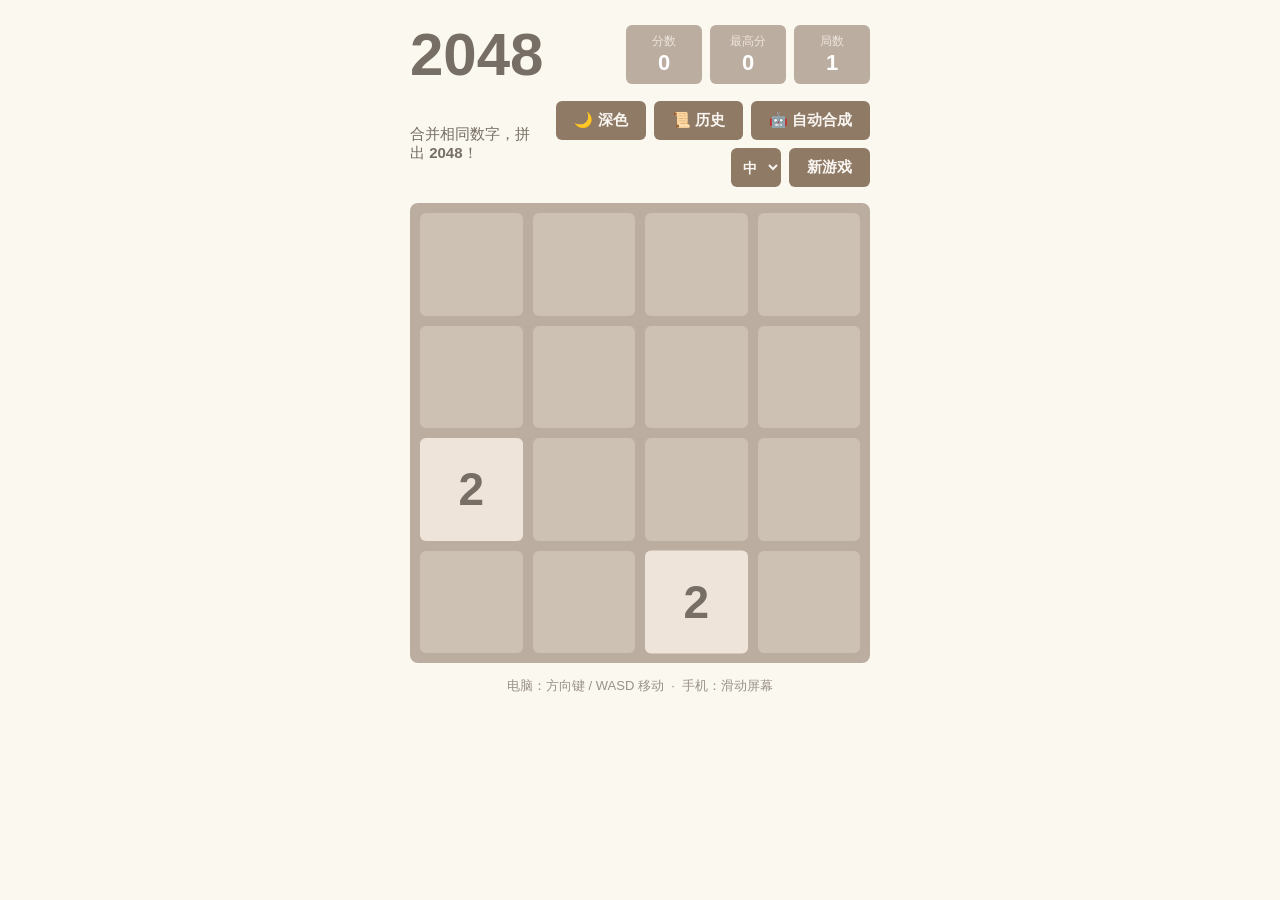
<file: 2048游戏.html>
<!DOCTYPE html>
<html lang="zh-CN">
<head>
<meta charset="UTF-8">
<script>
  // 提前应用主题，避免刷新时闪烁
  (function () {
    try {
      var t = localStorage.getItem('theme-2048') || 'light';
      document.documentElement.setAttribute('data-theme', t);
    } catch (e) {}
  })();
</script>
<meta name="viewport" content="width=device-width, initial-scale=1.0, user-scalable=no">
<title>2048</title>
<style>
  :root {
    --bg: #faf8ef;
    --text: #776e65;
    --score-box-bg: #bbada0;
    --score-box-label: #eee4da;
    --board-bg: #bbada0;
    --grid-cell: rgba(238, 228, 218, 0.35);
    --tile-base-bg: #3c3a32;
    --tile-base-text: #f9f6f2;
    --tile-2-bg: #eee4da; --tile-2-text: #776e65;
    --tile-4-bg: #ede0c8; --tile-4-text: #776e65;
    --tile-8-bg: #f2b179;
    --tile-16-bg: #f59563;
    --tile-32-bg: #f67c5f;
    --tile-64-bg: #f65e3b;
    --tile-128-bg: #edcf72;
    --tile-256-bg: #edcc61;
    --tile-512-bg: #edc850;
    --tile-1024-bg: #edc53f;
    --tile-2048-bg: #edc22e;
    --btn-bg: #8f7a66;
    --btn-hover: #9f8b77;
    --btn-text: #f9f6f2;
    --overlay-bg: rgba(238, 228, 218, 0.78);
    --overlay-win: rgba(237, 194, 46, 0.55);
    --hint: #9a918a;
    --score-addition: rgba(119, 110, 101, 0.9);
    --modal-bg: rgba(23, 22, 18, 0.55);
    --modal-panel: #fff;
    --modal-text: #776e65;
    --modal-border: #eee4da;
  }
  [data-theme="dark"] {
    --bg: #1a1a2e;
    --text: #e8e8f0;
    --score-box-bg: #16213e;
    --score-box-label: #8b94b8;
    --board-bg: #16213e;
    --grid-cell: rgba(255, 255, 255, 0.08);
    --tile-base-bg: #2a2a44;
    --tile-base-text: #f0f0f8;
    --tile-2-bg: #2a2a44; --tile-2-text: #e8e8f0;
    --tile-4-bg: #2f3a5e; --tile-4-text: #e8e8f0;
    --tile-8-bg: #3b5bbd;
    --tile-16-bg: #4a4fa8;
    --tile-32-bg: #5a3fa0;
    --tile-64-bg: #6e3b8a;
    --tile-128-bg: #1e88e5;
    --tile-256-bg: #00acc1;
    --tile-512-bg: #26a69a;
    --tile-1024-bg: #43a047;
    --tile-2048-bg: #f9a825;
    --btn-bg: #4a4fa8;
    --btn-hover: #5a5fc0;
    --btn-text: #f0f0f8;
    --overlay-bg: rgba(15, 15, 30, 0.82);
    --overlay-win: rgba(249, 168, 37, 0.45);
    --hint: #7a7f9a;
    --score-addition: rgba(232, 232, 240, 0.9);
    --modal-bg: rgba(0, 0, 0, 0.6);
    --modal-panel: #1f2340;
    --modal-text: #e8e8f0;
    --modal-border: #2f3a5e;
  }

  * { margin: 0; padding: 0; box-sizing: border-box; }
  body {
    font-family: "Clear Sans", "Helvetica Neue", Arial, "PingFang SC", "Microsoft YaHei", sans-serif;
    background: var(--bg);
    color: var(--text);
    display: flex;
    justify-content: center;
    min-height: 100vh;
    padding: 20px 0;
    transition: background .25s ease, color .25s ease;
  }
  .container { width: min(92vw, 460px); }

  header { display: flex; justify-content: space-between; align-items: center; }
  h1 { font-size: 60px; font-weight: 800; }
  .scores { display: flex; gap: 8px; }
  .score-box {
    position: relative;
    background: var(--score-box-bg);
    border-radius: 6px;
    padding: 8px 14px;
    text-align: center;
    color: #fff;
    min-width: 76px;
  }
  .score-box .label { display: block; font-size: 12px; color: var(--score-box-label); }
  .score-box .value { font-size: 22px; font-weight: 700; }
  .score-addition {
    position: absolute;
    left: 0; right: 0; top: 0;
    font-size: 20px; font-weight: 700;
    color: var(--score-addition);
    animation: scoreUp 0.6s ease-in forwards;
    pointer-events: none;
  }
  @keyframes scoreUp {
    from { top: 0; opacity: 1; }
    to   { top: -28px; opacity: 0; }
  }

  .sub-header { display: flex; justify-content: space-between; align-items: center; margin: 12px 0 16px; }
  .sub-header p { font-size: 15px; }
  .sub-header .actions { display: flex; gap: 8px; flex-wrap: wrap; justify-content: flex-end; }
  button {
    background: var(--btn-bg);
    color: var(--btn-text);
    border: none;
    border-radius: 6px;
    padding: 10px 18px;
    font-size: 15px;
    font-weight: 700;
    cursor: pointer;
    transition: background .2s ease;
  }
  button:hover { background: var(--btn-hover); }
  select {
    background: var(--btn-bg);
    color: var(--btn-text);
    border: none;
    border-radius: 6px;
    padding: 10px 8px;
    font-size: 14px;
    font-weight: 700;
    cursor: pointer;
    outline: none;
  }

  .board {
    position: relative;
    background: var(--board-bg);
    border-radius: 8px;
    width: 100%;
    aspect-ratio: 1;
    touch-action: none;
  }
  .grid-bg {
    position: absolute; inset: 0;
    display: grid;
    grid-template: repeat(4, 1fr) / repeat(4, 1fr);
    gap: 10px;
    padding: 10px;
  }
  .grid-bg div { background: var(--grid-cell); border-radius: 6px; }

  #tiles { position: absolute; inset: 0; }
  .tile {
    position: absolute;
    top: 0; left: 0;
    transition: transform 100ms ease-in-out;
    z-index: 2;
  }
  .tile-merged-outer { z-index: 3; }
  .tile-inner {
    width: 100%; height: 100%;
    border-radius: 6px;
    display: flex; align-items: center; justify-content: center;
    font-weight: 700;
    background: var(--tile-base-bg);
    color: var(--tile-base-text);
  }
  .tile-2    { background: var(--tile-2-bg);    color: var(--tile-2-text); }
  .tile-4    { background: var(--tile-4-bg);    color: var(--tile-4-text); }
  .tile-8    { background: var(--tile-8-bg); }
  .tile-16   { background: var(--tile-16-bg); }
  .tile-32   { background: var(--tile-32-bg); }
  .tile-64   { background: var(--tile-64-bg); }
  .tile-128  { background: var(--tile-128-bg); }
  .tile-256  { background: var(--tile-256-bg); }
  .tile-512  { background: var(--tile-512-bg); }
  .tile-1024 { background: var(--tile-1024-bg); }
  .tile-2048 { background: var(--tile-2048-bg); }

  .tile-new    { animation: appear 200ms ease 100ms backwards; }
  .tile-merged { animation: pop 200ms ease 100ms backwards; }
  @keyframes appear { from { transform: scale(0); } to { transform: scale(1); } }
  @keyframes pop { 0% { transform: scale(0); } 50% { transform: scale(1.15); } 100% { transform: scale(1); } }

  .overlay {
    position: absolute; inset: 0;
    background: var(--overlay-bg);
    border-radius: 8px;
    display: flex; flex-direction: column;
    align-items: center; justify-content: center;
    gap: 20px;
    z-index: 10;
    animation: fadeIn 400ms ease;
  }
  .overlay.win { background: var(--overlay-win); }
  .overlay.hidden { display: none; }
  .overlay-message { font-size: 42px; font-weight: 800; }
  .overlay-buttons { display: flex; gap: 10px; }
  @keyframes fadeIn { from { opacity: 0; } to { opacity: 1; } }

  .hint { margin-top: 14px; font-size: 13px; color: var(--hint); text-align: center; }

  /* 历史记录弹窗 */
  .modal {
    position: fixed; inset: 0;
    background: var(--modal-bg);
    display: flex; align-items: center; justify-content: center;
    z-index: 50;
    padding: 20px;
    animation: fadeIn 300ms ease;
  }
  .modal.hidden { display: none; }
  .modal-panel {
    background: var(--modal-panel);
    color: var(--modal-text);
    border-radius: 10px;
    padding: 22px 20px;
    width: min(92vw, 420px);
    max-height: 80vh;
    display: flex; flex-direction: column;
    box-shadow: 0 10px 40px rgba(0,0,0,0.3);
  }
  .modal-head {
    display: flex; justify-content: space-between; align-items: center;
    margin-bottom: 14px;
  }
  .modal-head h3 { font-size: 20px; }
  .modal-close {
    padding: 4px 12px; font-size: 18px; line-height: 1;
    background: transparent; color: var(--modal-text);
  }
  .modal-close:hover { background: rgba(127,127,127,0.15); }
  .history-list { overflow-y: auto; list-style: none; }
  .history-item {
    display: flex; justify-content: space-between; align-items: center;
    padding: 10px 6px;
    border-bottom: 1px solid var(--modal-border);
    font-size: 14px;
  }
  .history-item:last-child { border-bottom: none; }
  .history-index { color: var(--hint); width: 28px; }
  .history-score { font-weight: 700; min-width: 60px; text-align: right; }
  .history-meta { color: var(--hint); font-size: 12px; text-align: right; }
  .history-empty { text-align: center; color: var(--hint); padding: 30px 0; }

  @media (max-width: 420px) {
    h1 { font-size: 42px; }
    .score-box { min-width: 58px; padding: 6px 10px; }
    .score-box .value { font-size: 18px; }
    button { padding: 8px 12px; font-size: 13px; }
  }
</style>
</head>
<body>
  <div class="container">
    <header>
      <h1>2048</h1>
      <div class="scores">
        <div class="score-box" id="score-box">
          <span class="label">分数</span>
          <span class="value" id="score">0</span>
        </div>
        <div class="score-box">
          <span class="label">最高分</span>
          <span class="value" id="best">0</span>
        </div>
        <div class="score-box">
          <span class="label">局数</span>
          <span class="value" id="plays">0</span>
        </div>
      </div>
    </header>

    <div class="sub-header">
      <p>合并相同数字，拼出 <strong>2048</strong>！</p>
      <div class="actions">
        <button id="theme-toggle">🌙 深色</button>
        <button id="history-btn">📜 历史</button>
        <button id="auto-btn">🤖 自动合成</button>
        <select id="speed-select" title="速度">
          <option value="400">慢</option>
          <option value="220" selected>中</option>
          <option value="100">快</option>
        </select>
        <button id="new-game">新游戏</button>
      </div>
    </div>

    <div class="board" id="board">
      <div class="grid-bg">
        <div></div><div></div><div></div><div></div>
        <div></div><div></div><div></div><div></div>
        <div></div><div></div><div></div><div></div>
        <div></div><div></div><div></div><div></div>
      </div>
      <div id="tiles"></div>
      <div class="overlay hidden" id="overlay">
        <p class="overlay-message" id="overlay-message"></p>
        <div class="overlay-buttons">
          <button id="overlay-keep">继续游戏</button>
          <button id="overlay-retry">再来一局</button>
        </div>
      </div>
    </div>

    <p class="hint">电脑：方向键 / WASD 移动 &nbsp;·&nbsp; 手机：滑动屏幕</p>
  </div>

  <div class="modal hidden" id="history-modal">
    <div class="modal-panel">
      <div class="modal-head">
        <h3>最近 10 次记录</h3>
        <button class="modal-close" id="history-close">✕</button>
      </div>
      <ul class="history-list" id="history-list"></ul>
    </div>
  </div>

<script>
(function () {
  var SIZE = 4;
  var GAP = 10;
  var grid, score, best, plays, won, keepPlaying, gameOver;
  var gameStartTime, recorded;

  var boardEl = document.getElementById('board');
  var tilesEl = document.getElementById('tiles');
  var scoreEl = document.getElementById('score');
  var bestEl = document.getElementById('best');
  var playsEl = document.getElementById('plays');
  var scoreBoxEl = document.getElementById('score-box');
  var overlayEl = document.getElementById('overlay');
  var overlayMsgEl = document.getElementById('overlay-message');
  var keepBtn = document.getElementById('overlay-keep');
  var themeBtn = document.getElementById('theme-toggle');
  var historyBtn = document.getElementById('history-btn');
  var historyModal = document.getElementById('history-modal');
  var historyList = document.getElementById('history-list');
  var historyClose = document.getElementById('history-close');
  var autoBtn = document.getElementById('auto-btn');
  var speedSelect = document.getElementById('speed-select');

  // 方向向量：0 上, 1 右, 2 下, 3 左
  var vectors = [
    { x: 0, y: -1 },
    { x: 1, y: 0 },
    { x: 0, y: 1 },
    { x: -1, y: 0 }
  ];

  function emptyGrid() {
    var g = [];
    for (var y = 0; y < SIZE; y++) {
      g.push([]);
      for (var x = 0; x < SIZE; x++) g[y].push(null);
    }
    return g;
  }

  function eachTile(fn) {
    for (var y = 0; y < SIZE; y++)
      for (var x = 0; x < SIZE; x++)
        if (grid[y][x]) fn(grid[y][x]);
  }

  function withinBounds(x, y) {
    return x >= 0 && x < SIZE && y >= 0 && y < SIZE;
  }

  function loadBest() {
    try { return Number(localStorage.getItem('best-2048')) || 0; }
    catch (e) { return 0; }
  }

  function saveBest() {
    try { localStorage.setItem('best-2048', String(best)); } catch (e) {}
  }

  function loadPlays() {
    try { return Number(localStorage.getItem('plays-2048')) || 0; }
    catch (e) { return 0; }
  }

  function savePlays() {
    try { localStorage.setItem('plays-2048', String(plays)); } catch (e) {}
  }

  // ---------- 主题 ----------
  function loadTheme() {
    try { return localStorage.getItem('theme-2048') || 'light'; }
    catch (e) { return 'light'; }
  }
  function applyTheme(theme) {
    document.documentElement.setAttribute('data-theme', theme);
    themeBtn.textContent = theme === 'dark' ? '☀️ 浅色' : '🌙 深色';
    try { localStorage.setItem('theme-2048', theme); } catch (e) {}
  }
  function toggleTheme() {
    var cur = document.documentElement.getAttribute('data-theme') || 'light';
    applyTheme(cur === 'dark' ? 'light' : 'dark');
  }

  // ---------- 历史记录 ----------
  function loadHistory() {
    try {
      var raw = localStorage.getItem('history-2048');
      var arr = raw ? JSON.parse(raw) : [];
      return Array.isArray(arr) ? arr : [];
    } catch (e) { return []; }
  }
  function saveHistory(arr) {
    try { localStorage.setItem('history-2048', JSON.stringify(arr)); } catch (e) {}
  }
  function recordGame() {
    var duration = gameStartTime ? Date.now() - gameStartTime : 0;
    var history = loadHistory();
    if (!recorded) {
      history.unshift({
        score: score,
        duration: duration,
        date: Date.now()
      });
      if (history.length > 10) history = history.slice(0, 10);
      recorded = true;
    } else if (history.length) {
      // 同一局继续到结束（如自动合成越过 2048），更新为最终分数与时长
      history[0].score = score;
      history[0].duration = duration;
    }
    saveHistory(history);
  }
  function formatDuration(ms) {
    var s = Math.floor(ms / 1000);
    var m = Math.floor(s / 60);
    s = s % 60;
    return (m < 10 ? '0' : '') + m + ':' + (s < 10 ? '0' : '') + s;
  }
  function formatDate(ts) {
    var d = new Date(ts);
    var pad = function (n) { return (n < 10 ? '0' : '') + n; };
    return d.getFullYear() + '-' + pad(d.getMonth() + 1) + '-' + pad(d.getDate()) +
           ' ' + pad(d.getHours()) + ':' + pad(d.getMinutes());
  }
  function renderHistory() {
    var history = loadHistory();
    historyList.innerHTML = '';
    if (!history.length) {
      var empty = document.createElement('li');
      empty.className = 'history-empty';
      empty.textContent = '暂无记录，开始你的第一局吧！';
      historyList.appendChild(empty);
      return;
    }
    history.forEach(function (item, i) {
      var li = document.createElement('li');
      li.className = 'history-item';
      li.innerHTML =
        '<span class="history-index">#' + (i + 1) + '</span>' +
        '<span class="history-score">' + item.score + ' 分</span>' +
        '<span class="history-meta">' + formatDuration(item.duration) + '<br>' + formatDate(item.date) + '</span>';
      historyList.appendChild(li);
    });
  }
  function showHistory() {
    renderHistory();
    historyModal.classList.remove('hidden');
  }
  function hideHistory() {
    historyModal.classList.add('hidden');
  }

  // ============ 自动合成 AI ============
  var autoTimer = null;
  var autoPlaying = false;

  // 将游戏 grid（tile 对象）转为纯数值网格，供 AI 模拟使用
  function gridToValues(g) {
    var v = [];
    for (var y = 0; y < SIZE; y++) {
      v.push([]);
      for (var x = 0; x < SIZE; x++) v[y].push(g[y][x] ? g[y][x].value : null);
    }
    return v;
  }

  function cloneValues(g) {
    var ng = [];
    for (var y = 0; y < SIZE; y++) {
      ng.push([]);
      for (var x = 0; x < SIZE; x++) ng[y].push(g[y][x]);
    }
    return ng;
  }

  function simFindFarthest(x, y, vector, g) {
    var prev = { x: x, y: y };
    var cur = { x: x + vector.x, y: y + vector.y };
    while (cur.x >= 0 && cur.x < SIZE && cur.y >= 0 && cur.y < SIZE && g[cur.y][cur.x] === null) {
      prev = cur;
      cur = { x: cur.x + vector.x, y: cur.y + vector.y };
    }
    return { farthest: prev, next: cur };
  }

  // 纯函数模拟一次移动，返回新网格、是否移动、本次得分
  function simulateMove(g, dir) {
    var vector = vectors[dir];
    var trav = buildTraversals(vector);
    var ng = cloneValues(g);
    var moved = false;
    var gained = 0;
    var merged = [];
    for (var yy = 0; yy < SIZE; yy++) {
      merged.push([]);
      for (var xx = 0; xx < SIZE; xx++) merged[yy].push(false);
    }
    trav.x.forEach(function (x) {
      trav.y.forEach(function (y) {
        var v = ng[y][x];
        if (v === null) return;
        var pos = simFindFarthest(x, y, vector, ng);
        var nextIn = pos.next;
        if (nextIn.x >= 0 && nextIn.x < SIZE && nextIn.y >= 0 && nextIn.y < SIZE &&
            ng[nextIn.y][nextIn.x] !== null && ng[nextIn.y][nextIn.x] === v && !merged[nextIn.y][nextIn.x]) {
          ng[nextIn.y][nextIn.x] = v * 2;
          ng[y][x] = null;
          merged[nextIn.y][nextIn.x] = true;
          gained += v * 2;
          moved = true;
        } else if (pos.farthest.x !== x || pos.farthest.y !== y) {
          ng[pos.farthest.y][pos.farthest.x] = v;
          ng[y][x] = null;
          moved = true;
        }
      });
    });
    return { grid: ng, moved: moved, score: gained };
  }

  // 蛇形加权矩阵（2048教学的"角落+蛇形"策略：最大块锚定左下角，沿蛇形递增排列）
  // 数值越大的位置越倾向于放更大的方块，形成从左下角出发的蛇形递增链
  var WEIGHTS = [
    [ 4,  3,  2,  1],
    [ 5,  6,  7,  8],
    [12, 11, 10,  9],
    [13, 14, 15, 16]
  ];

  // 启发式评估：蛇形加权分（原始值×权重）+ 空格数 + 平滑度
  // 经参数调优：empty=20, smoothness=1.0 时 2048 成功率最高
  function evaluate(g) {
    var empty = 0;
    var weighted = 0;
    var smoothness = 0;

    for (var y = 0; y < SIZE; y++) {
      for (var x = 0; x < SIZE; x++) {
        var v = g[y][x];
        if (v === null) { empty++; continue; }
        weighted += v * WEIGHTS[y][x];
        if (x + 1 < SIZE && g[y][x + 1] !== null) smoothness -= Math.abs(Math.log2(v) - Math.log2(g[y][x + 1]));
        if (y + 1 < SIZE && g[y + 1][x] !== null) smoothness -= Math.abs(Math.log2(v) - Math.log2(g[y + 1][x]));
      }
    }

    return weighted + empty * 20 + smoothness * 1.0;
  }

  // expectimax：玩家节点选最优方向，机会节点按 2(0.9)/4(0.1) 对空格求期望
  function expectimax(g, depth, isPlayer) {
    if (depth === 0) return evaluate(g);
    if (isPlayer) {
      var best = -Infinity;
      var any = false;
      for (var d = 0; d < 4; d++) {
        var res = simulateMove(g, d);
        if (!res.moved) continue;
        any = true;
        var val = expectimax(res.grid, depth - 1, false);
        if (val > best) best = val;
      }
      return any ? best : evaluate(g);
    } else {
      var empty = [];
      for (var y = 0; y < SIZE; y++)
        for (var x = 0; x < SIZE; x++)
          if (g[y][x] === null) empty.push({ x: x, y: y });
      if (!empty.length) return evaluate(g);
      // 空格较多时抽样，避免过慢
      var limit = Math.min(empty.length, 6);
      var sum = 0;
      for (var i = 0; i < limit; i++) {
        var c = empty[i];
        g[c.y][c.x] = 2;
        sum += 0.9 * expectimax(g, depth - 1, true);
        g[c.y][c.x] = 4;
        sum += 0.1 * expectimax(g, depth - 1, true);
        g[c.y][c.x] = null;
      }
      return sum / limit;
    }
  }

  function getBestMove(g) {
    var bestDir = -1;
    var bestVal = -Infinity;
    for (var d = 0; d < 4; d++) {
      var res = simulateMove(g, d);
      if (!res.moved) continue;
      var val = expectimax(res.grid, 4, false);
      if (val > bestVal) { bestVal = val; bestDir = d; }
    }
    return bestDir;
  }

  function startAuto() {
    if (autoPlaying) return;
    if (gameOver) { init(); } // 若已结束，先开新局
    autoPlaying = true;
    autoBtn.textContent = '⏸ 停止';
    // 自动合成：拼出 2048 视为成功并展示胜利，不再静默继续
    keepPlaying = false;
    var interval = Number(speedSelect.value) || 220;
    autoTimer = setInterval(autoStep, interval);
  }

  function stopAuto() {
    autoPlaying = false;
    autoBtn.textContent = '🤖 自动合成';
    if (autoTimer) { clearInterval(autoTimer); autoTimer = null; }
  }

  function autoStep() {
    if (gameOver) { stopAuto(); return; }
    var best = getBestMove(gridToValues(grid));
    if (best === -1) { stopAuto(); return; }
    move(best);
    // 拼出 2048 即成功：停止自动播放，展示胜利画面
    if (won) {
      stopAuto();
      render();
    }
  }

  function addRandomTile() {
    var empty = [];
    for (var y = 0; y < SIZE; y++)
      for (var x = 0; x < SIZE; x++)
        if (!grid[y][x]) empty.push({ x: x, y: y });
    if (!empty.length) return;
    var cell = empty[Math.floor(Math.random() * empty.length)];
    grid[cell.y][cell.x] = {
      value: Math.random() < 0.9 ? 2 : 4,
      x: cell.x,
      y: cell.y,
      previousPosition: null,
      mergedFrom: null
    };
  }

  // ---------- 移动逻辑 ----------

  function buildTraversals(vector) {
    var xs = [0, 1, 2, 3], ys = [0, 1, 2, 3];
    if (vector.x === 1) xs.reverse();
    if (vector.y === 1) ys.reverse();
    return { x: xs, y: ys };
  }

  function findFarthestPosition(x, y, vector) {
    var prev = { x: x, y: y };
    var cur = { x: x + vector.x, y: y + vector.y };
    while (withinBounds(cur.x, cur.y) && !grid[cur.y][cur.x]) {
      prev = cur;
      cur = { x: cur.x + vector.x, y: cur.y + vector.y };
    }
    return { farthest: prev, next: cur };
  }

  function move(dir) {
    if (gameOver || (won && !keepPlaying)) return;

    var vector = vectors[dir];
    var trav = buildTraversals(vector);
    var moved = false;
    var gained = 0;

    eachTile(function (t) {
      t.mergedFrom = null;
      t.previousPosition = { x: t.x, y: t.y };
    });

    trav.x.forEach(function (x) {
      trav.y.forEach(function (y) {
        var tile = grid[y][x];
        if (!tile) return;

        var pos = findFarthestPosition(x, y, vector);
        var nextTile = withinBounds(pos.next.x, pos.next.y)
          ? grid[pos.next.y][pos.next.x]
          : null;

        if (nextTile && nextTile.value === tile.value && !nextTile.mergedFrom) {
          // 合并：生成新方块，两个来源方块滑入后消失
          var merged = {
            value: tile.value * 2,
            x: pos.next.x,
            y: pos.next.y,
            previousPosition: null,
            mergedFrom: [tile, nextTile]
          };
          grid[y][x] = null;
          grid[pos.next.y][pos.next.x] = merged;
          tile.x = pos.next.x;
          tile.y = pos.next.y;
          gained += merged.value;
          if (merged.value === 2048) { won = true; recordGame(); }
          moved = true;
        } else if (pos.farthest.x !== x || pos.farthest.y !== y) {
          // 滑动
          grid[y][x] = null;
          grid[pos.farthest.y][pos.farthest.x] = tile;
          tile.x = pos.farthest.x;
          tile.y = pos.farthest.y;
          moved = true;
        }
      });
    });

    if (moved) {
      score += gained;
      if (gained > 0) showScoreAddition(gained);
      if (score > best) {
        best = score;
        saveBest();
      }
      addRandomTile();
      if (!movesAvailable()) { gameOver = true; recordGame(); }
      render();
    }
  }

  function movesAvailable() {
    for (var y = 0; y < SIZE; y++) {
      for (var x = 0; x < SIZE; x++) {
        if (!grid[y][x]) return true;
        var v = grid[y][x].value;
        if (x + 1 < SIZE && grid[y][x + 1] && grid[y][x + 1].value === v) return true;
        if (y + 1 < SIZE && grid[y + 1][x] && grid[y + 1][x].value === v) return true;
      }
    }
    return false;
  }

  // ---------- 渲染 ----------

  function metrics() {
    var width = boardEl.clientWidth;
    return { cell: (width - GAP * (SIZE + 1)) / SIZE, gap: GAP };
  }

  function translate(x, y, cell, gap) {
    return 'translate(' + (gap + x * (cell + gap)) + 'px, ' +
                          (gap + y * (cell + gap)) + 'px)';
  }

  function valueClass(v) {
    return v <= 2048 ? 'tile-' + v : '';
  }

  function addTileElement(tile, cell, gap) {
    var el = document.createElement('div');
    el.className = 'tile' + (tile.mergedFrom ? ' tile-merged-outer' : '');
    el.style.width = cell + 'px';
    el.style.height = cell + 'px';

    var start = tile.previousPosition || tile;
    el.style.transform = translate(start.x, start.y, cell, gap);

    var inner = document.createElement('div');
    inner.className = 'tile-inner ' + valueClass(tile.value);
    inner.textContent = tile.value;
    var digits = String(tile.value).length;
    var ratio = digits <= 2 ? 0.45 : digits === 3 ? 0.35 : 0.27;
    inner.style.fontSize = Math.floor(cell * ratio) + 'px';

    if (tile.mergedFrom) {
      inner.classList.add('tile-merged');
      tile.mergedFrom.forEach(function (s) { addTileElement(s, cell, gap); });
    } else if (!tile.previousPosition) {
      inner.classList.add('tile-new');
    }

    el.appendChild(inner);
    tilesEl.appendChild(el);

    if (tile.previousPosition) {
      void el.offsetWidth; // 强制回流，让滑动过渡生效
      el.style.transform = translate(tile.x, tile.y, cell, gap);
    }
  }

  function render() {
    tilesEl.innerHTML = '';
    var m = metrics();
    eachTile(function (t) { addTileElement(t, m.cell, m.gap); });

    scoreEl.textContent = score;
    bestEl.textContent = best;
    playsEl.textContent = plays;

    if (won && !keepPlaying) {
      showOverlay('你赢了！', true);
    } else if (gameOver) {
      showOverlay('游戏结束', false);
    } else {
      overlayEl.classList.add('hidden');
    }
  }

  function showOverlay(msg, canKeepPlaying) {
    overlayMsgEl.textContent = msg;
    overlayEl.classList.toggle('win', canKeepPlaying);
    keepBtn.style.display = canKeepPlaying ? '' : 'none';
    overlayEl.classList.remove('hidden');
  }

  function showScoreAddition(points) {
    var el = document.createElement('div');
    el.className = 'score-addition';
    el.textContent = '+' + points;
    scoreBoxEl.appendChild(el);
    setTimeout(function () { el.remove(); }, 600);
  }

  // ---------- 输入 ----------

  function init() {
    grid = emptyGrid();
    score = 0;
    won = false;
    keepPlaying = false;
    gameOver = false;
    recorded = false;
    gameStartTime = Date.now();
    best = loadBest();
    plays += 1;
    savePlays();
    addRandomTile();
    addRandomTile();
    render();
  }

  var keyMap = {
    ArrowUp: 0, ArrowRight: 1, ArrowDown: 2, ArrowLeft: 3,
    w: 0, d: 1, s: 2, a: 3, W: 0, D: 1, S: 2, A: 3
  };
  document.addEventListener('keydown', function (e) {
    var dir = keyMap[e.key];
    if (dir === undefined) return;
    e.preventDefault();
    move(dir);
  });

  var touchStart = null;
  boardEl.addEventListener('touchstart', function (e) {
    touchStart = e.touches[0];
  }, { passive: true });
  boardEl.addEventListener('touchmove', function (e) {
    e.preventDefault();
  }, { passive: false });
  boardEl.addEventListener('touchend', function (e) {
    if (!touchStart) return;
    var t = e.changedTouches[0];
    var dx = t.clientX - touchStart.clientX;
    var dy = t.clientY - touchStart.clientY;
    touchStart = null;
    if (Math.max(Math.abs(dx), Math.abs(dy)) < 24) return;
    move(Math.abs(dx) > Math.abs(dy) ? (dx > 0 ? 1 : 3) : (dy > 0 ? 2 : 0));
  });

  document.getElementById('new-game').addEventListener('click', init);
  document.getElementById('overlay-retry').addEventListener('click', init);
  keepBtn.addEventListener('click', function () {
    keepPlaying = true;
    render();
  });
  window.addEventListener('resize', render);

  themeBtn.addEventListener('click', toggleTheme);
  historyBtn.addEventListener('click', showHistory);
  historyClose.addEventListener('click', hideHistory);
  historyModal.addEventListener('click', function (e) {
    if (e.target === historyModal) hideHistory();
  });

  autoBtn.addEventListener('click', function () {
    if (autoPlaying) stopAuto(); else startAuto();
  });
  speedSelect.addEventListener('change', function () {
    if (autoPlaying) { stopAuto(); startAuto(); }
  });

  applyTheme(loadTheme());
  plays = loadPlays();
  init();
})();
</script>
</body>
</html>
</file>
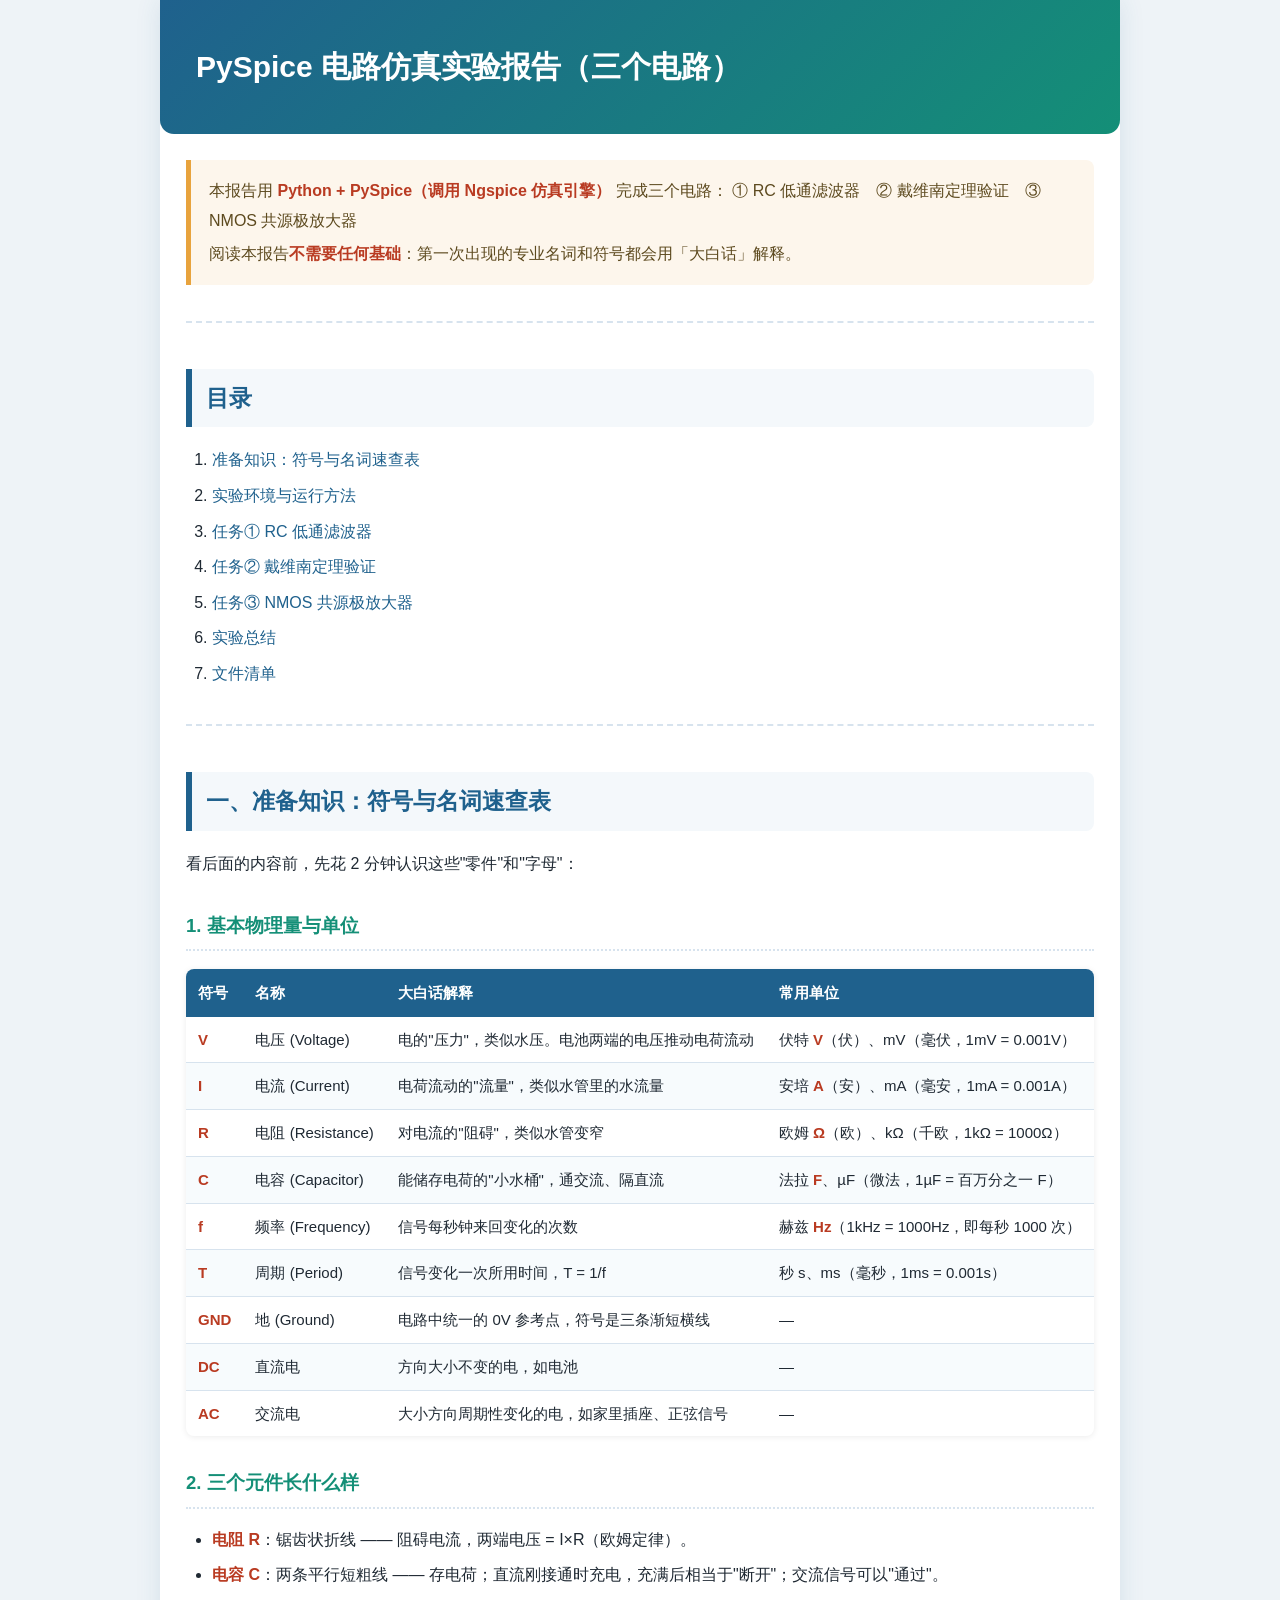
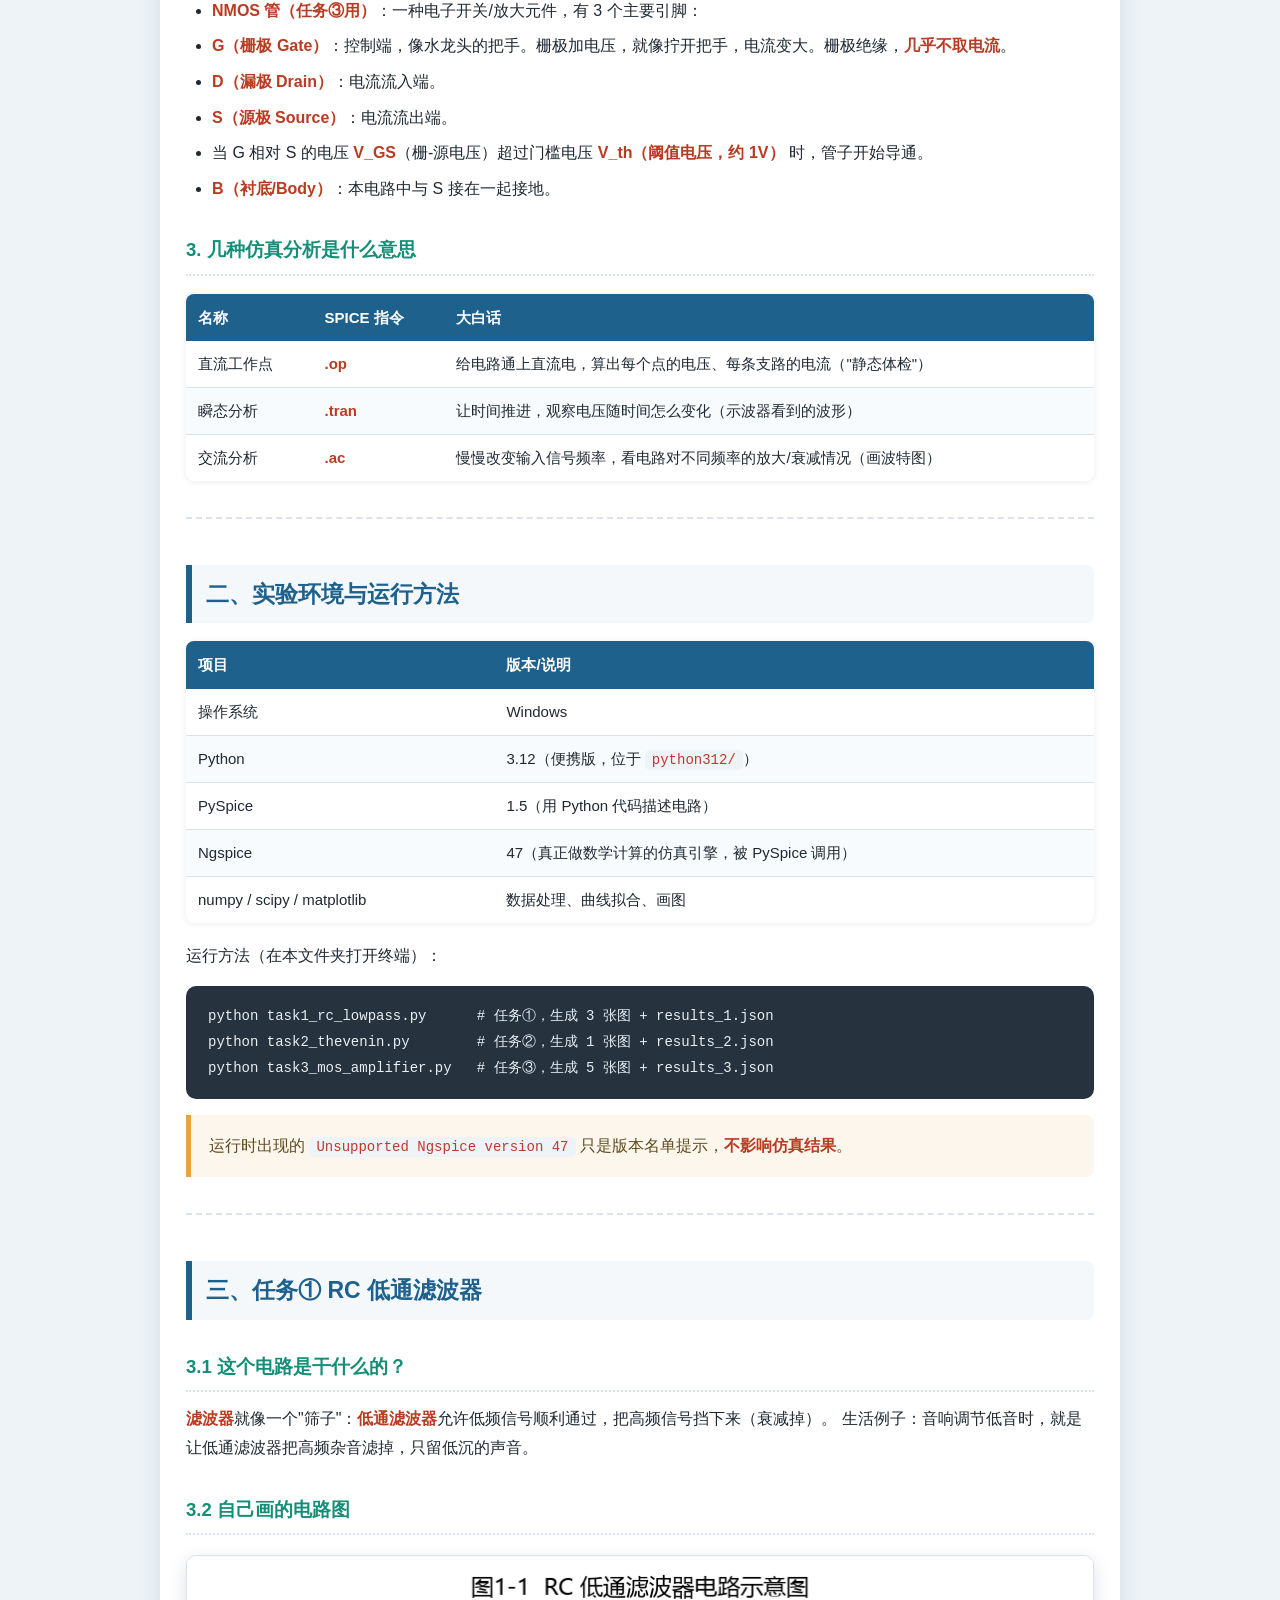
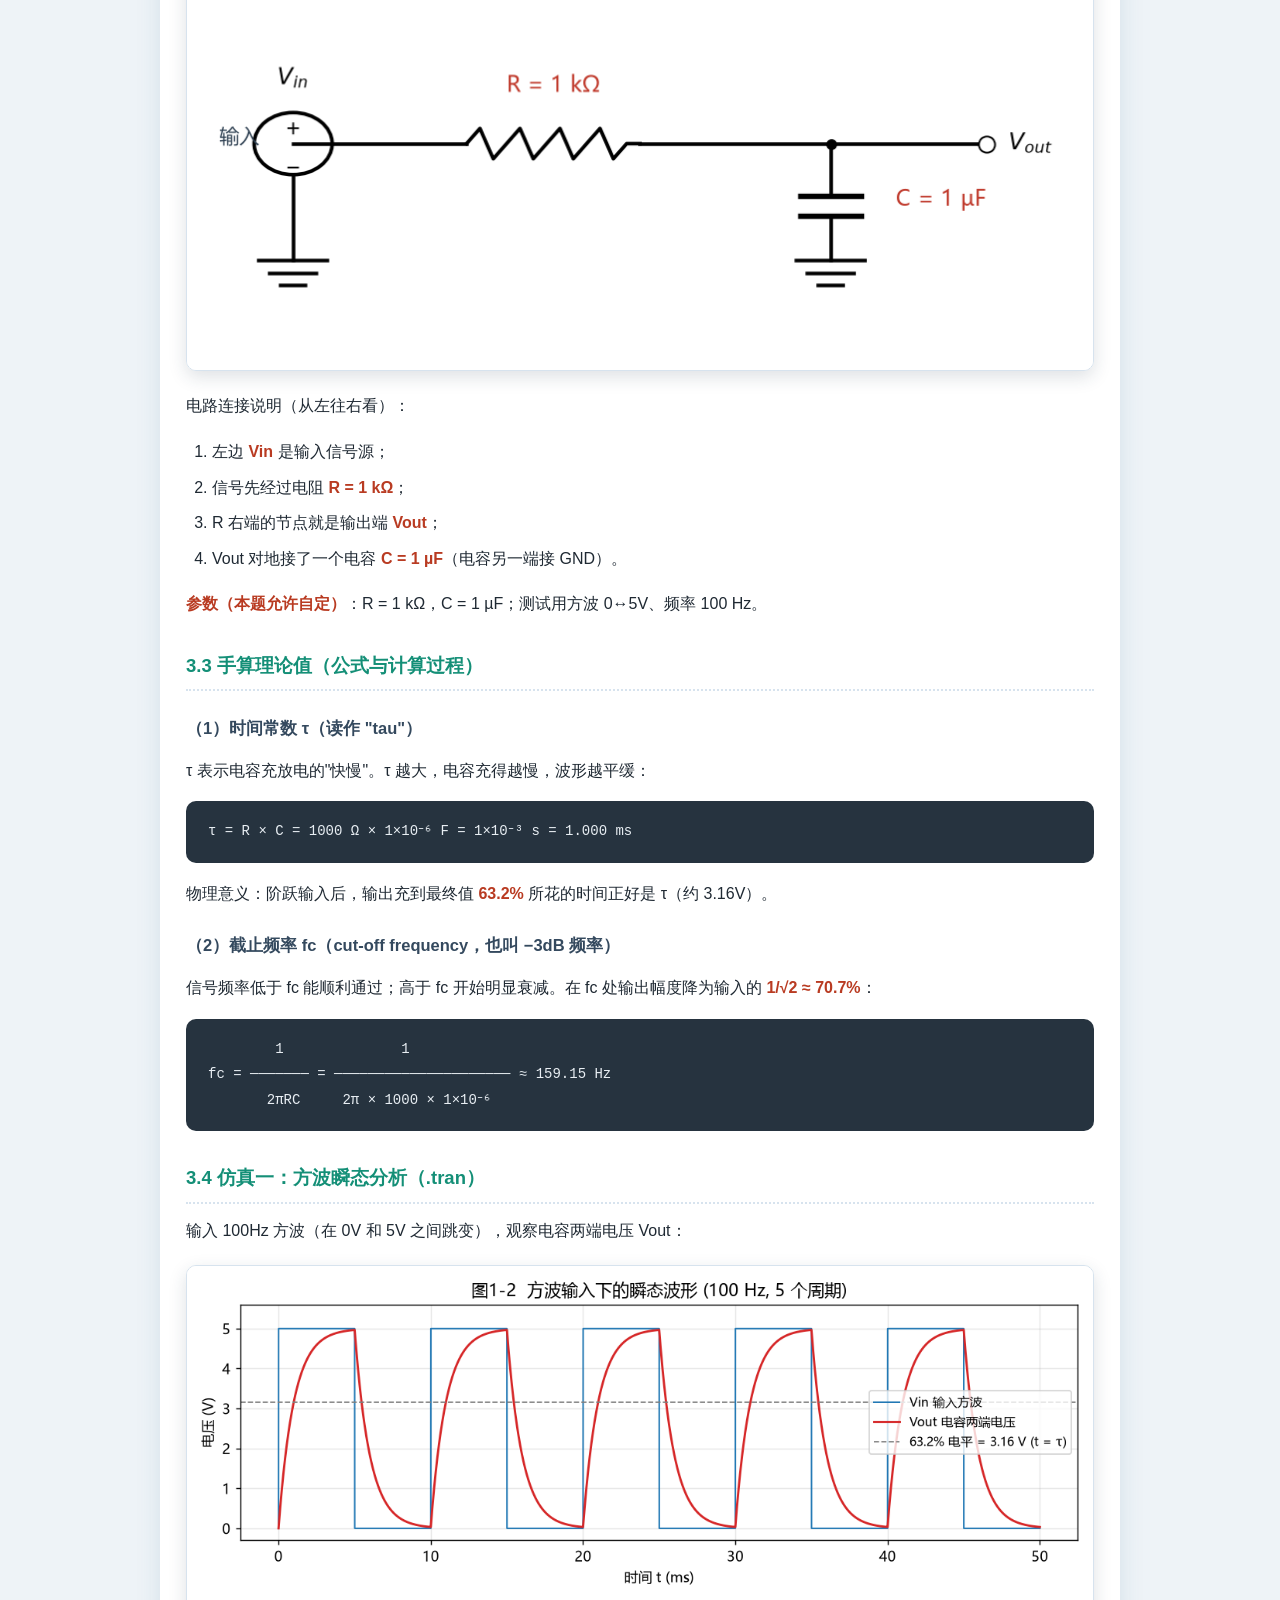
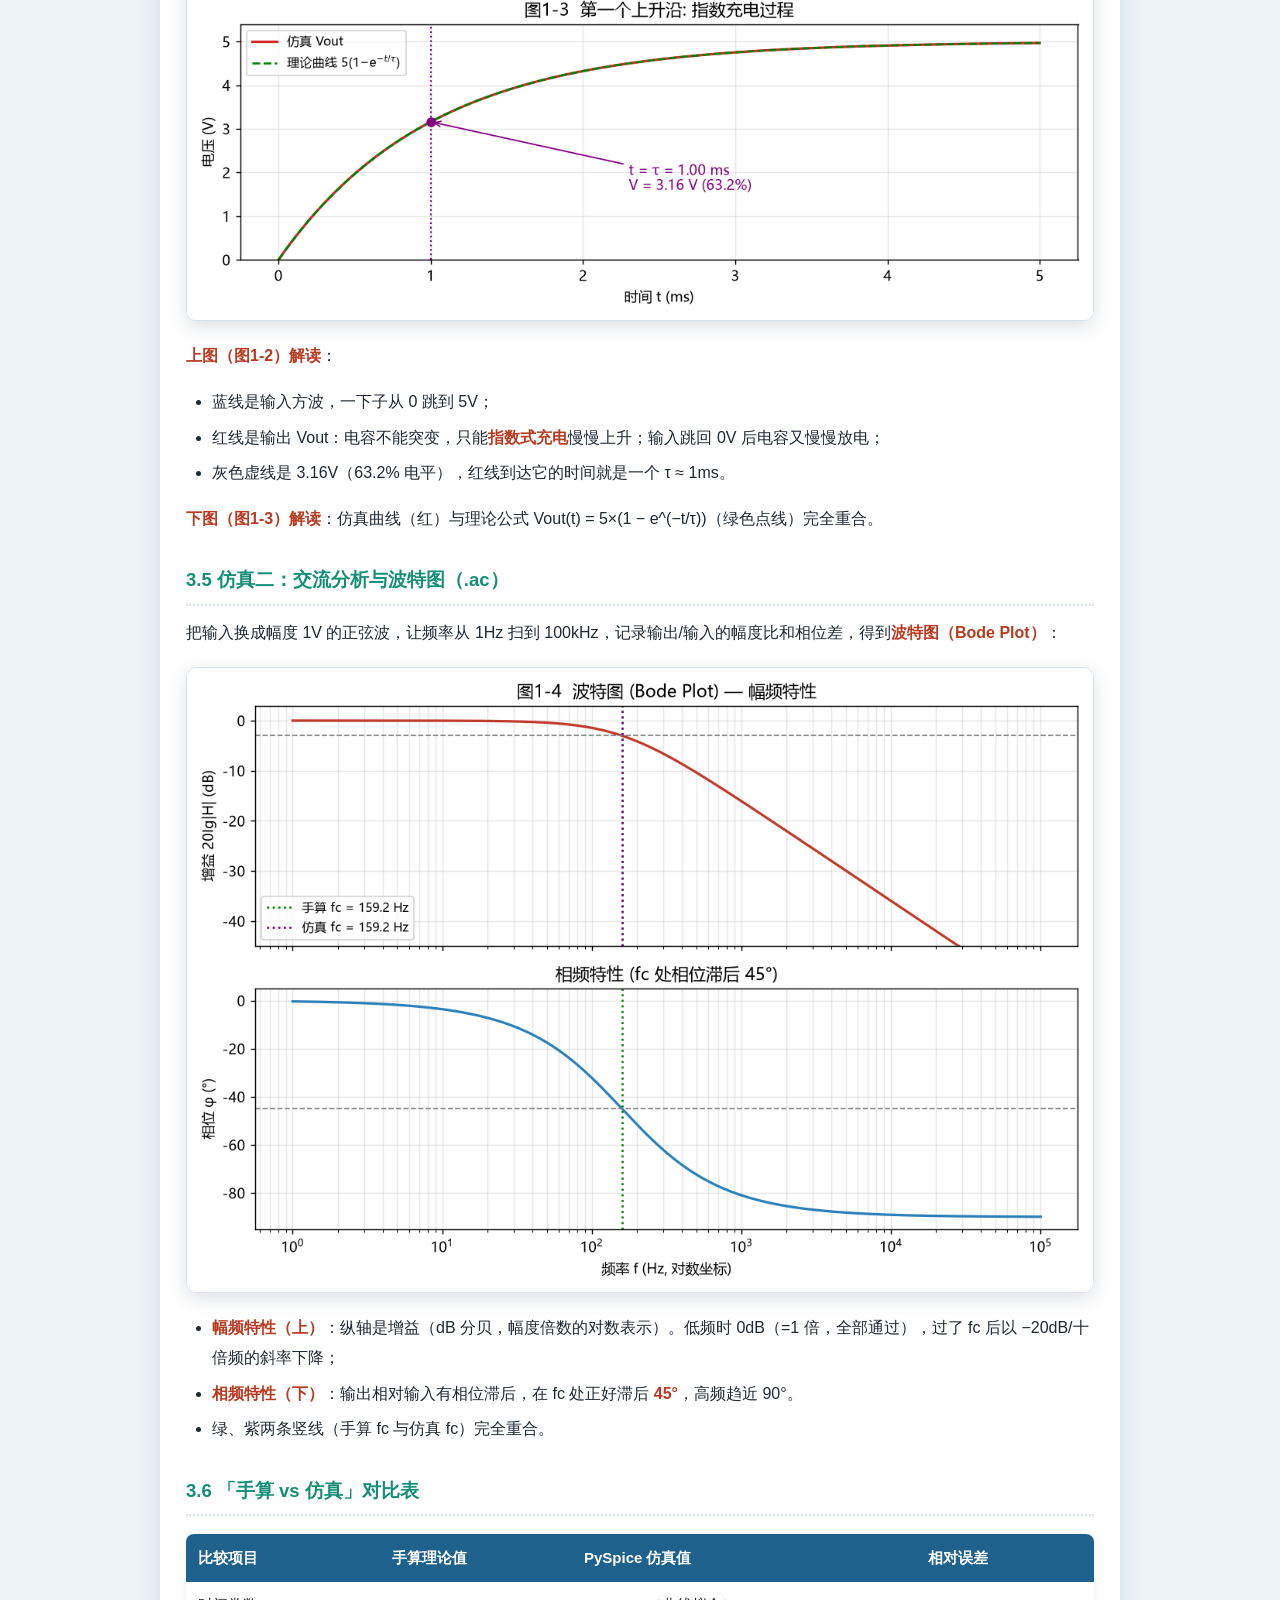
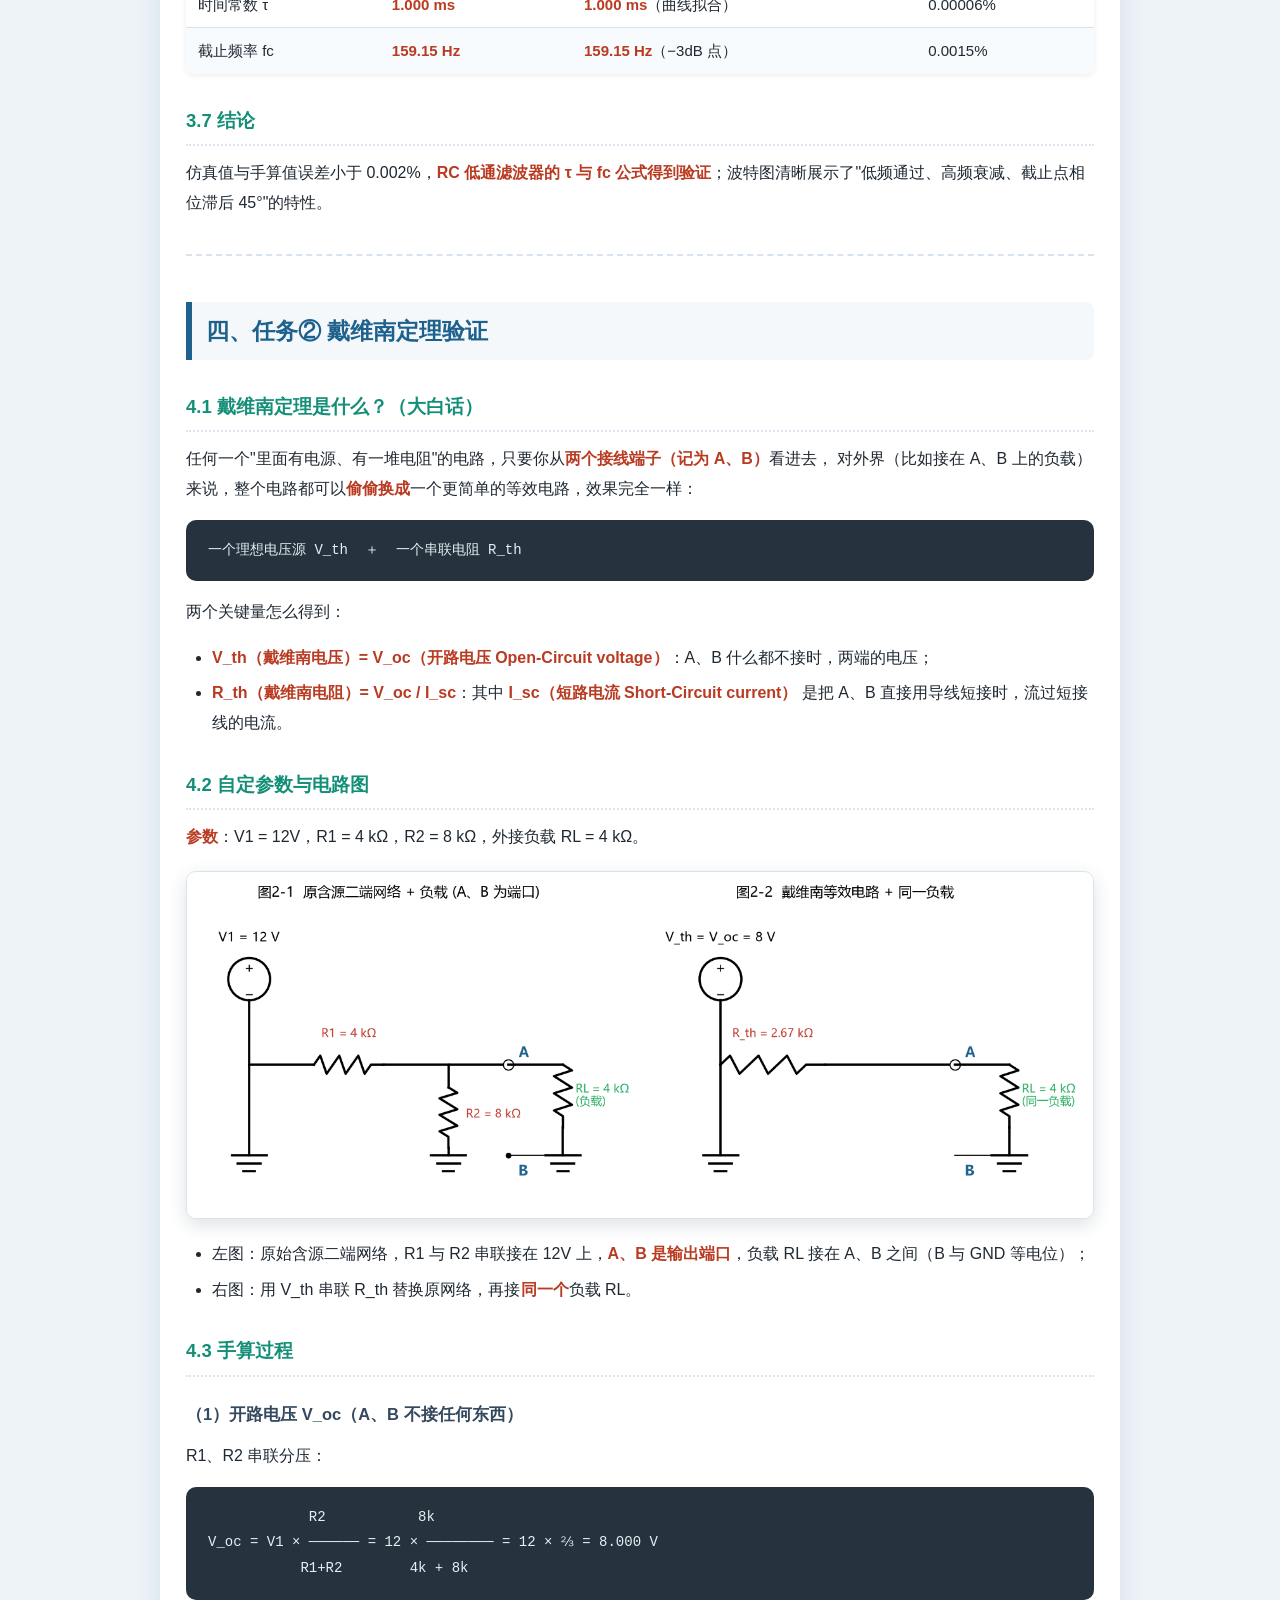
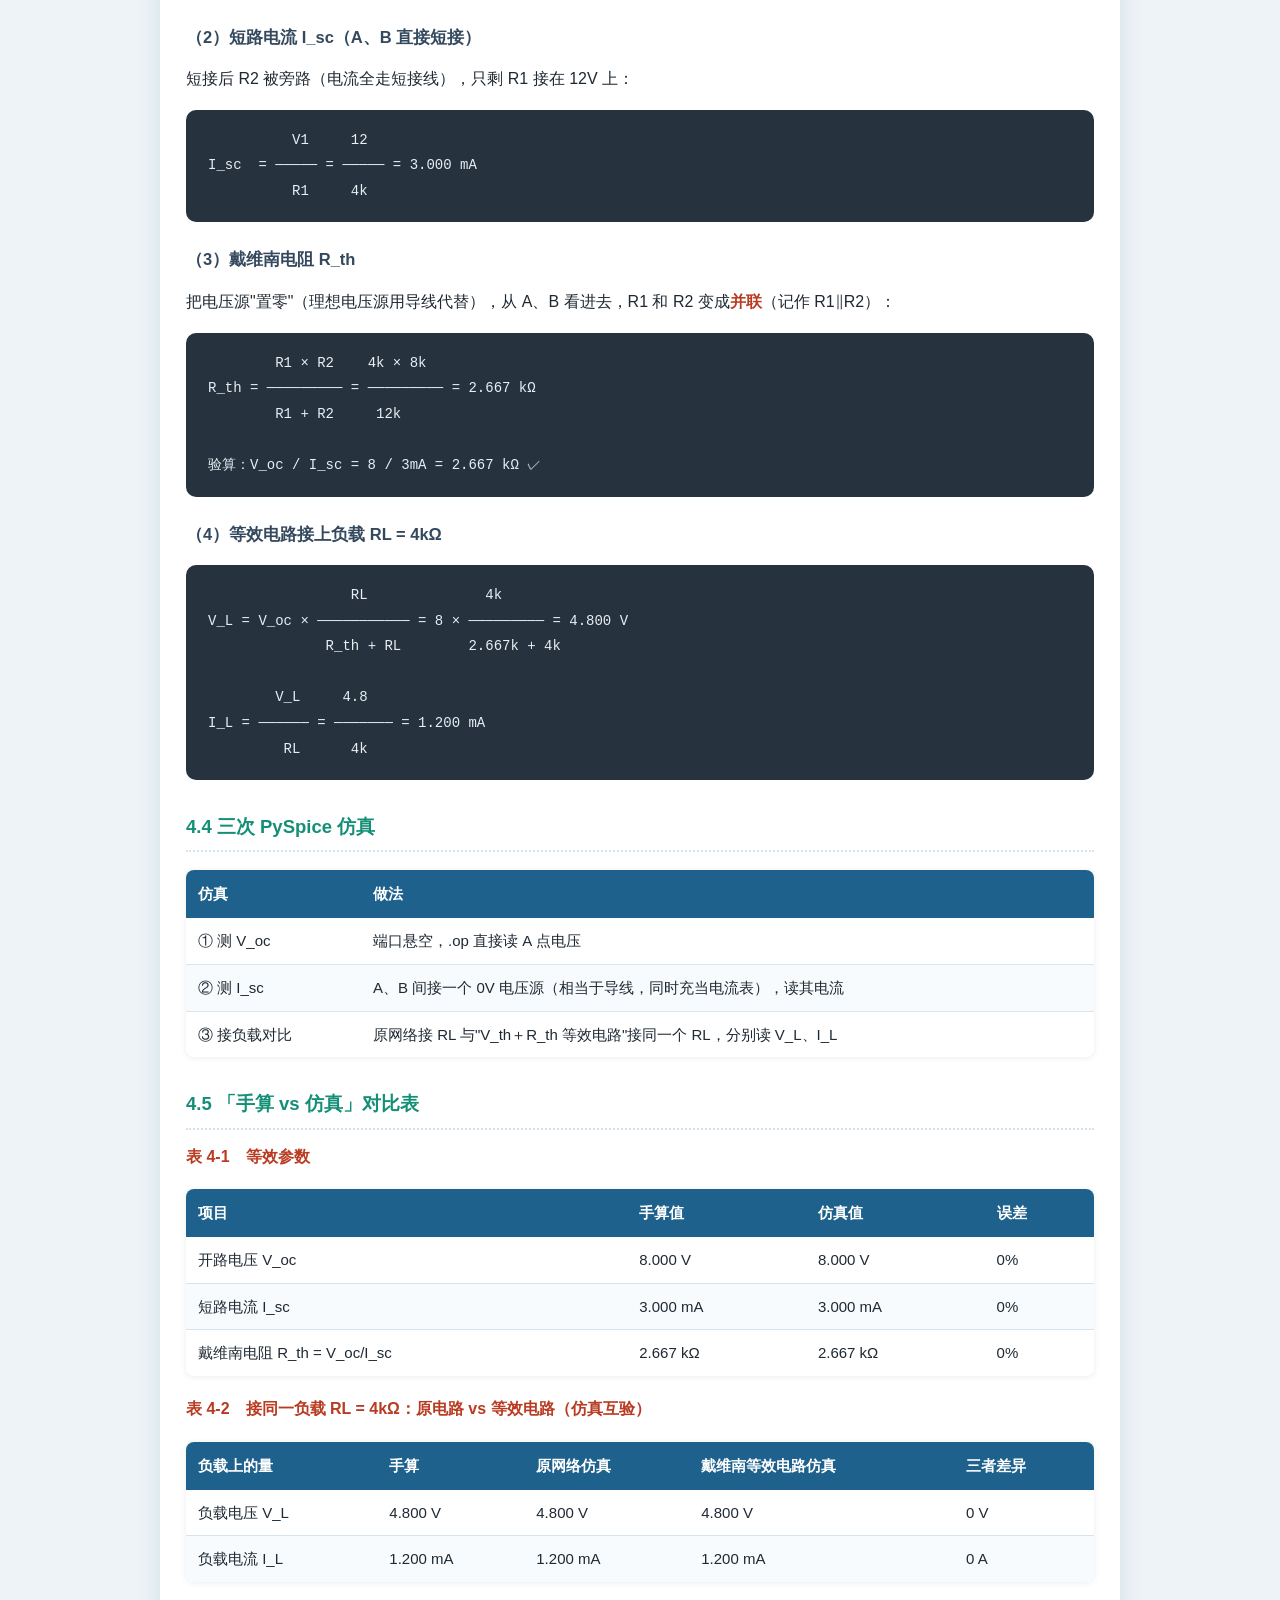
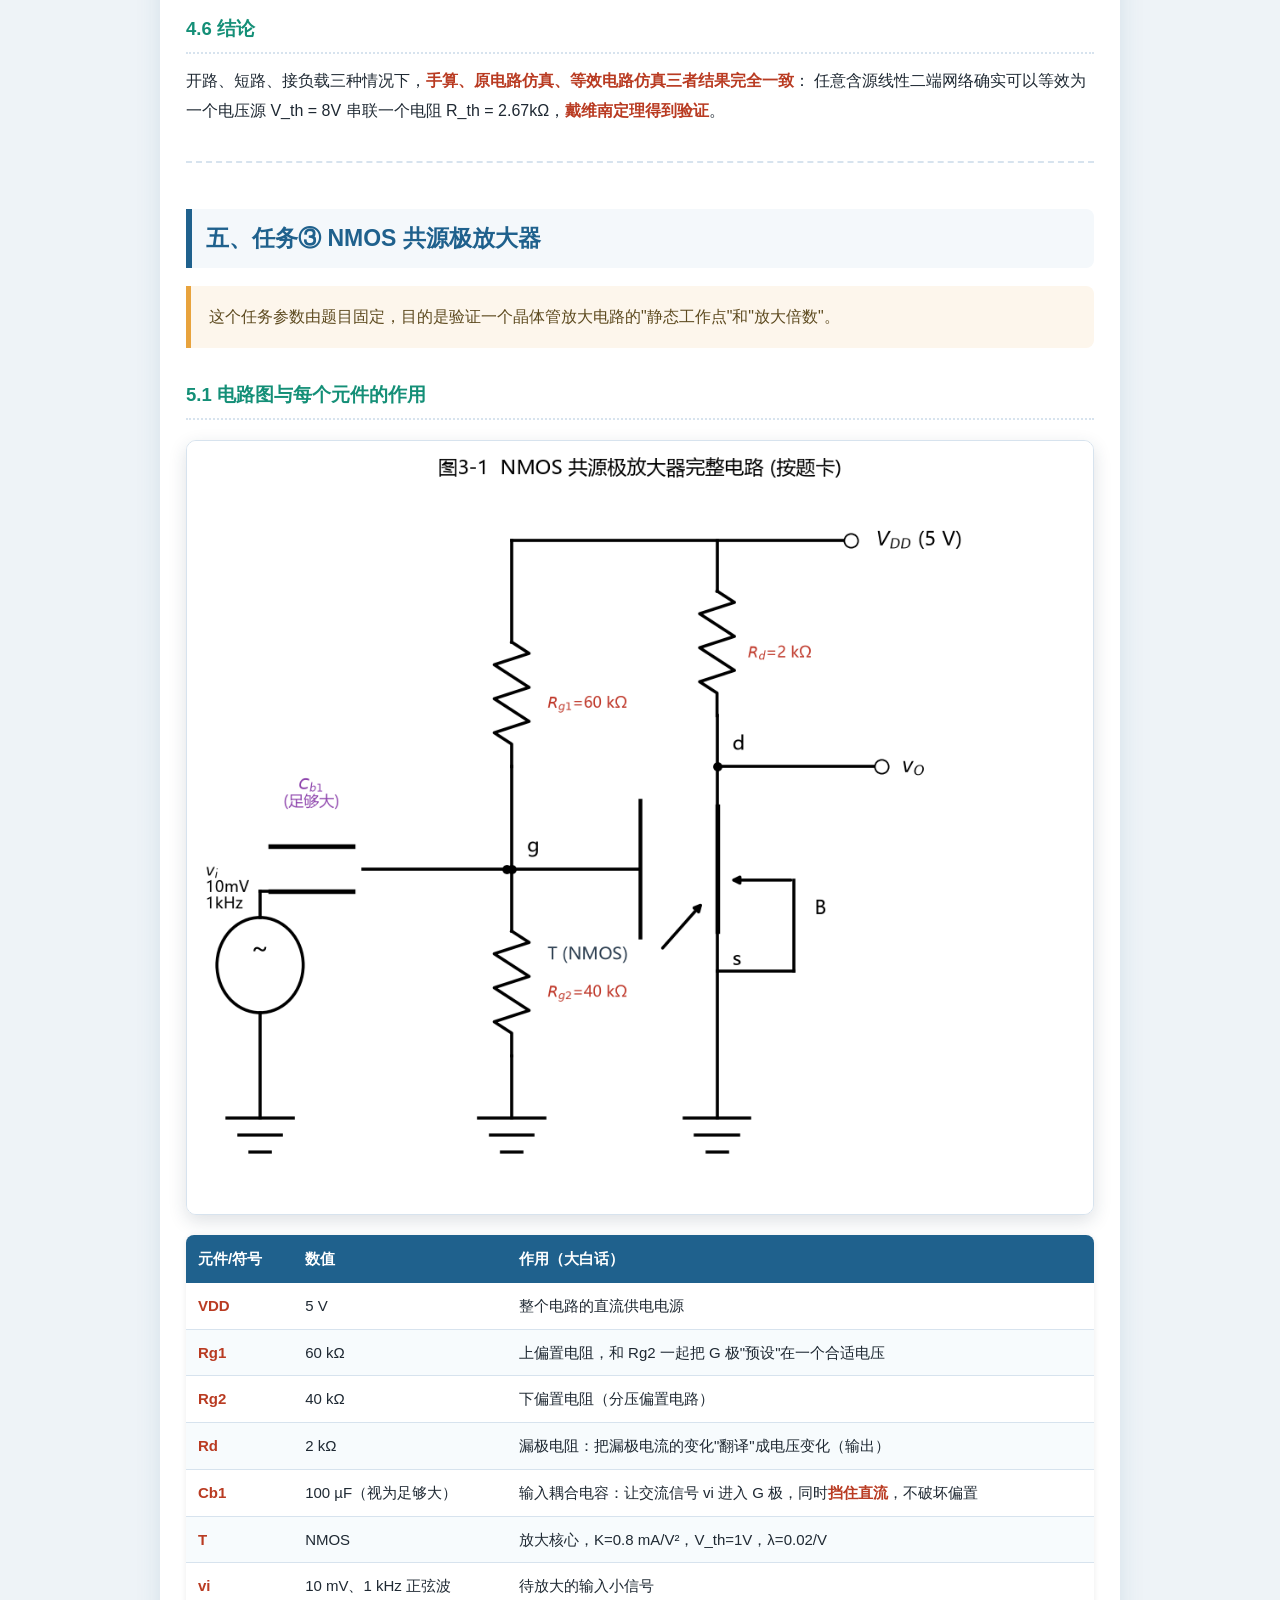
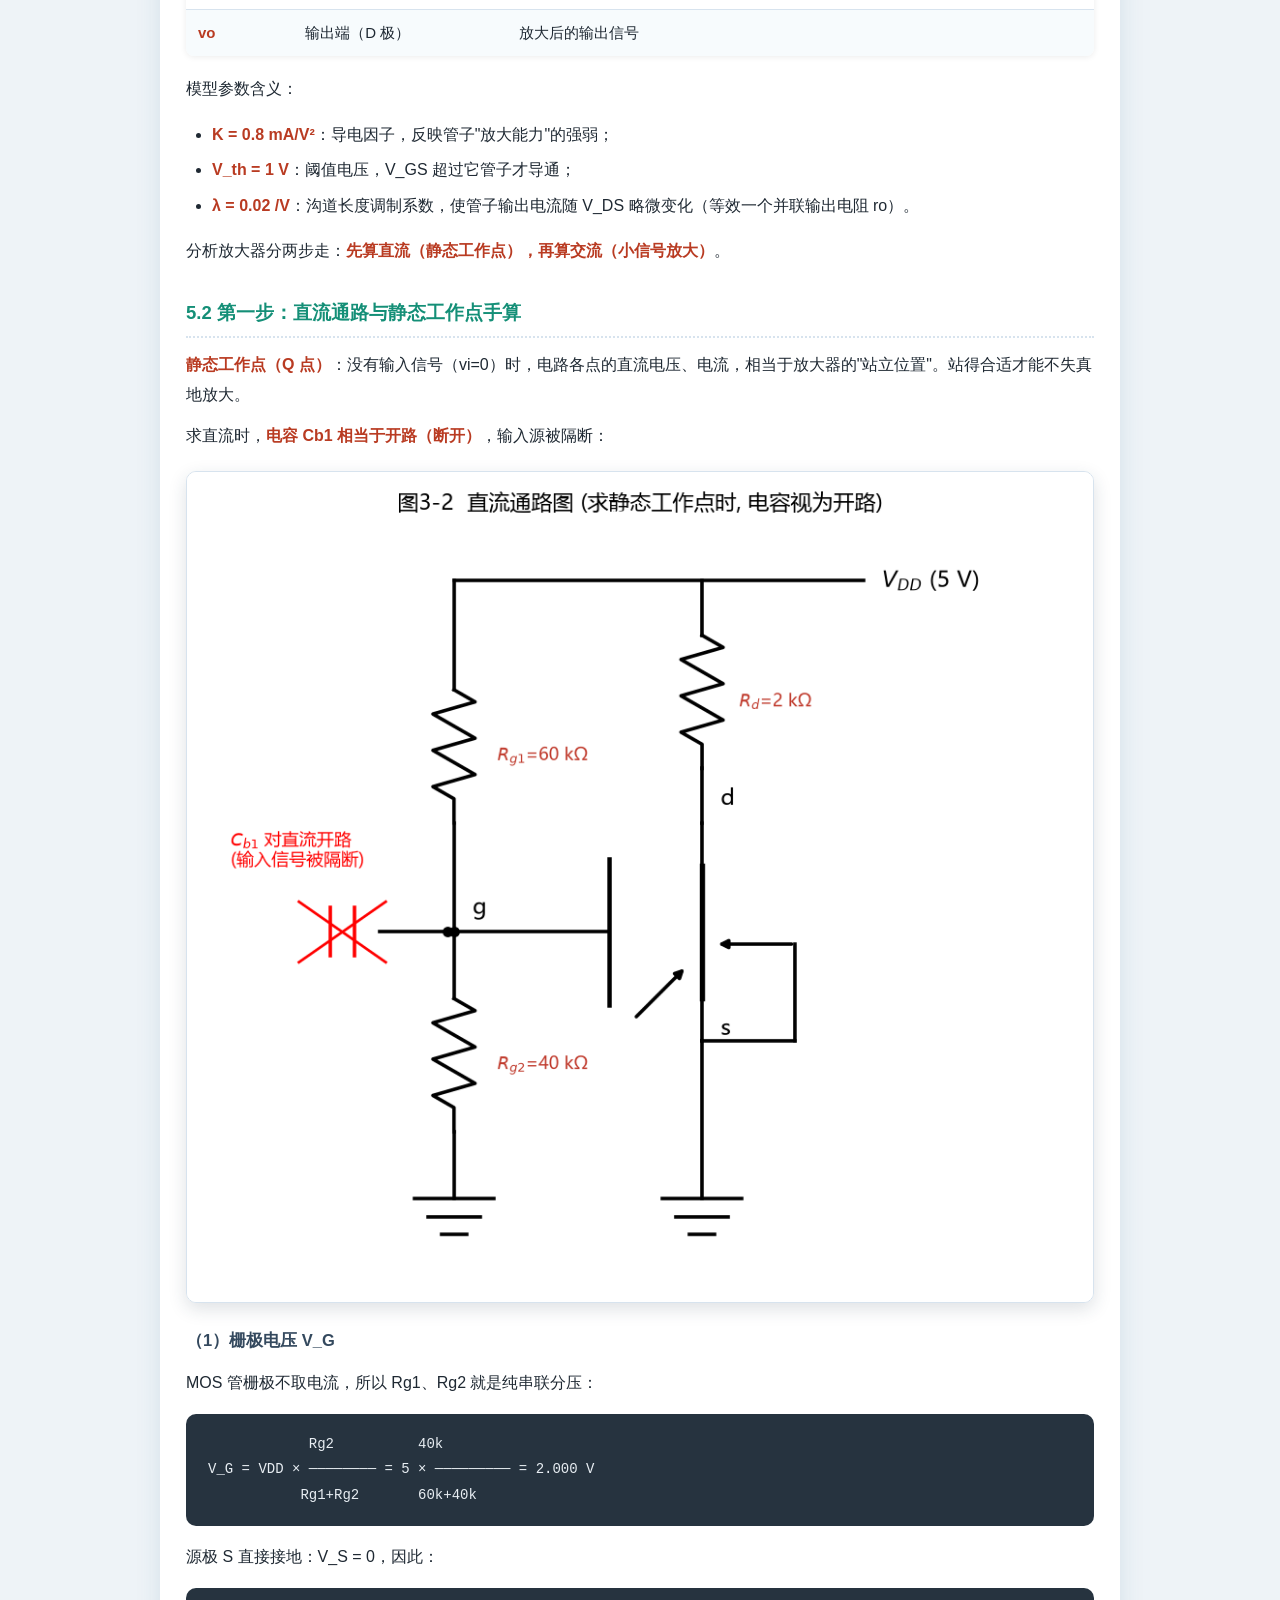
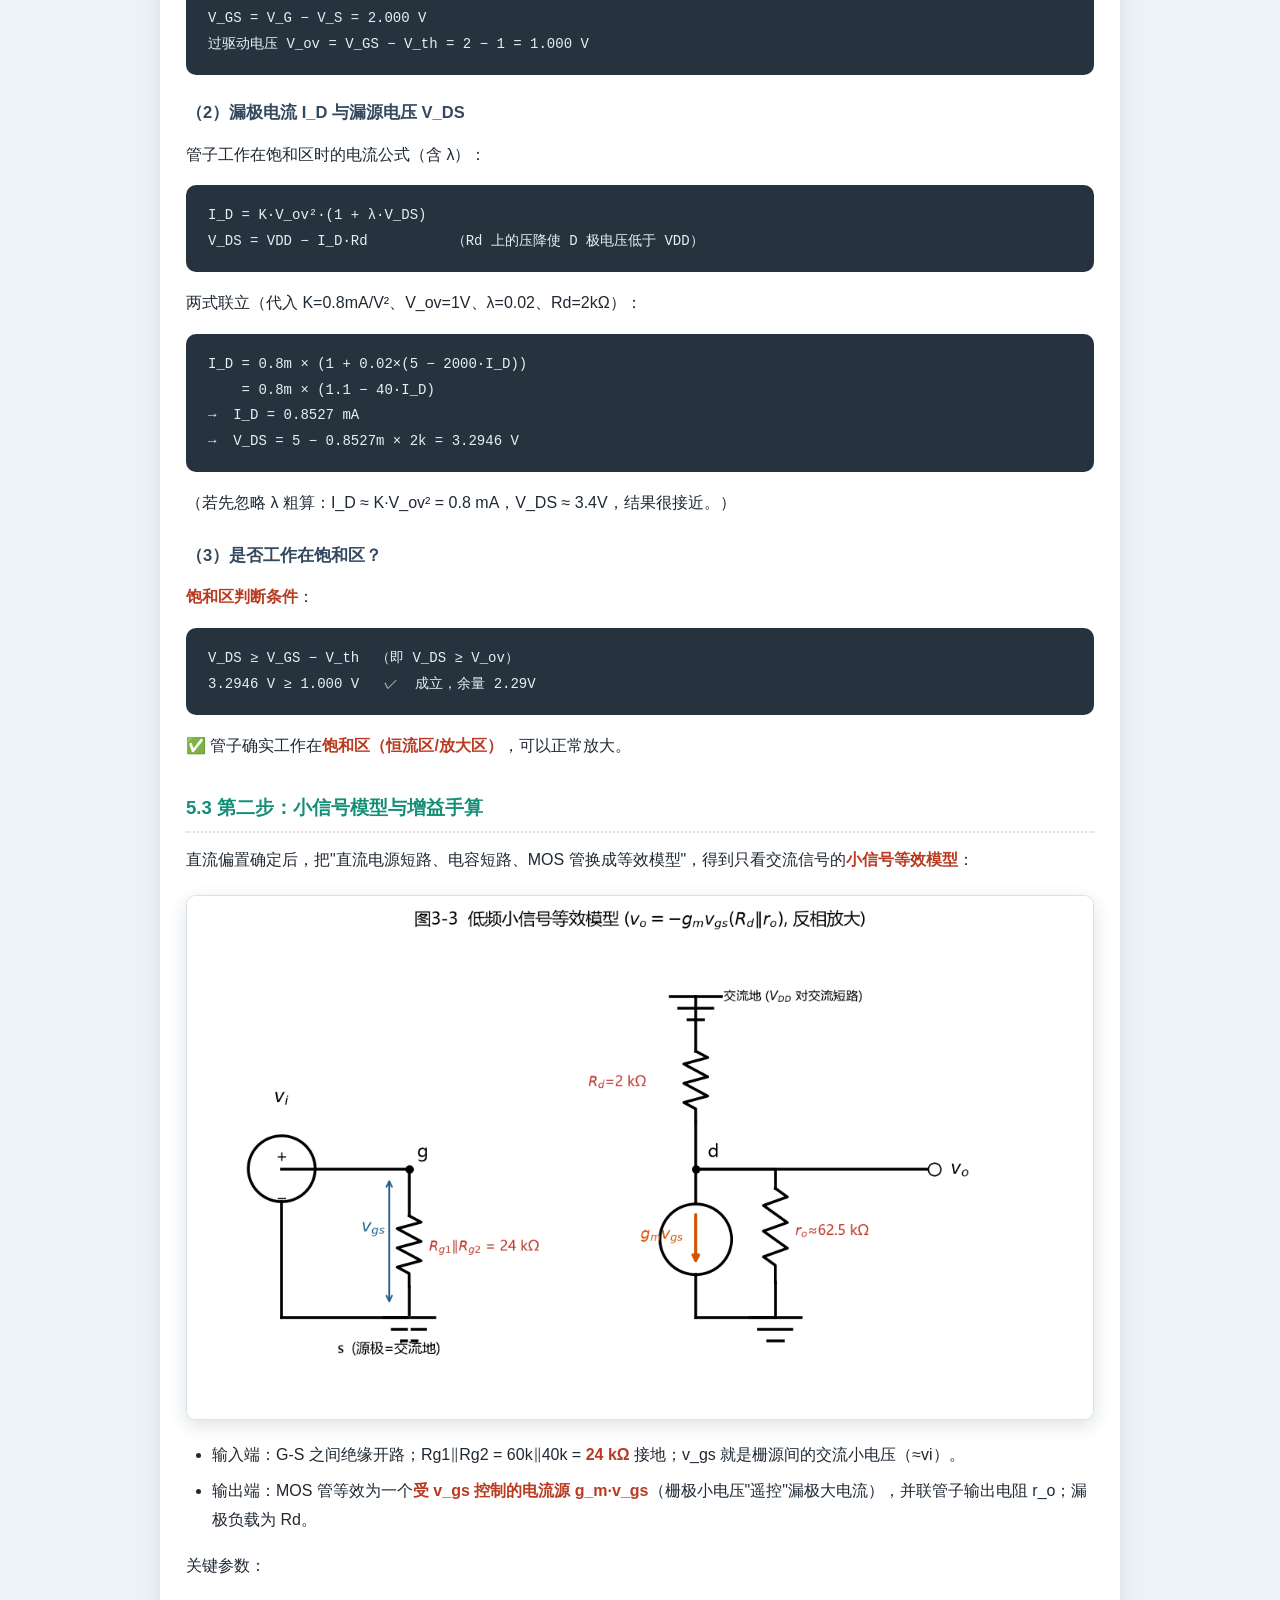
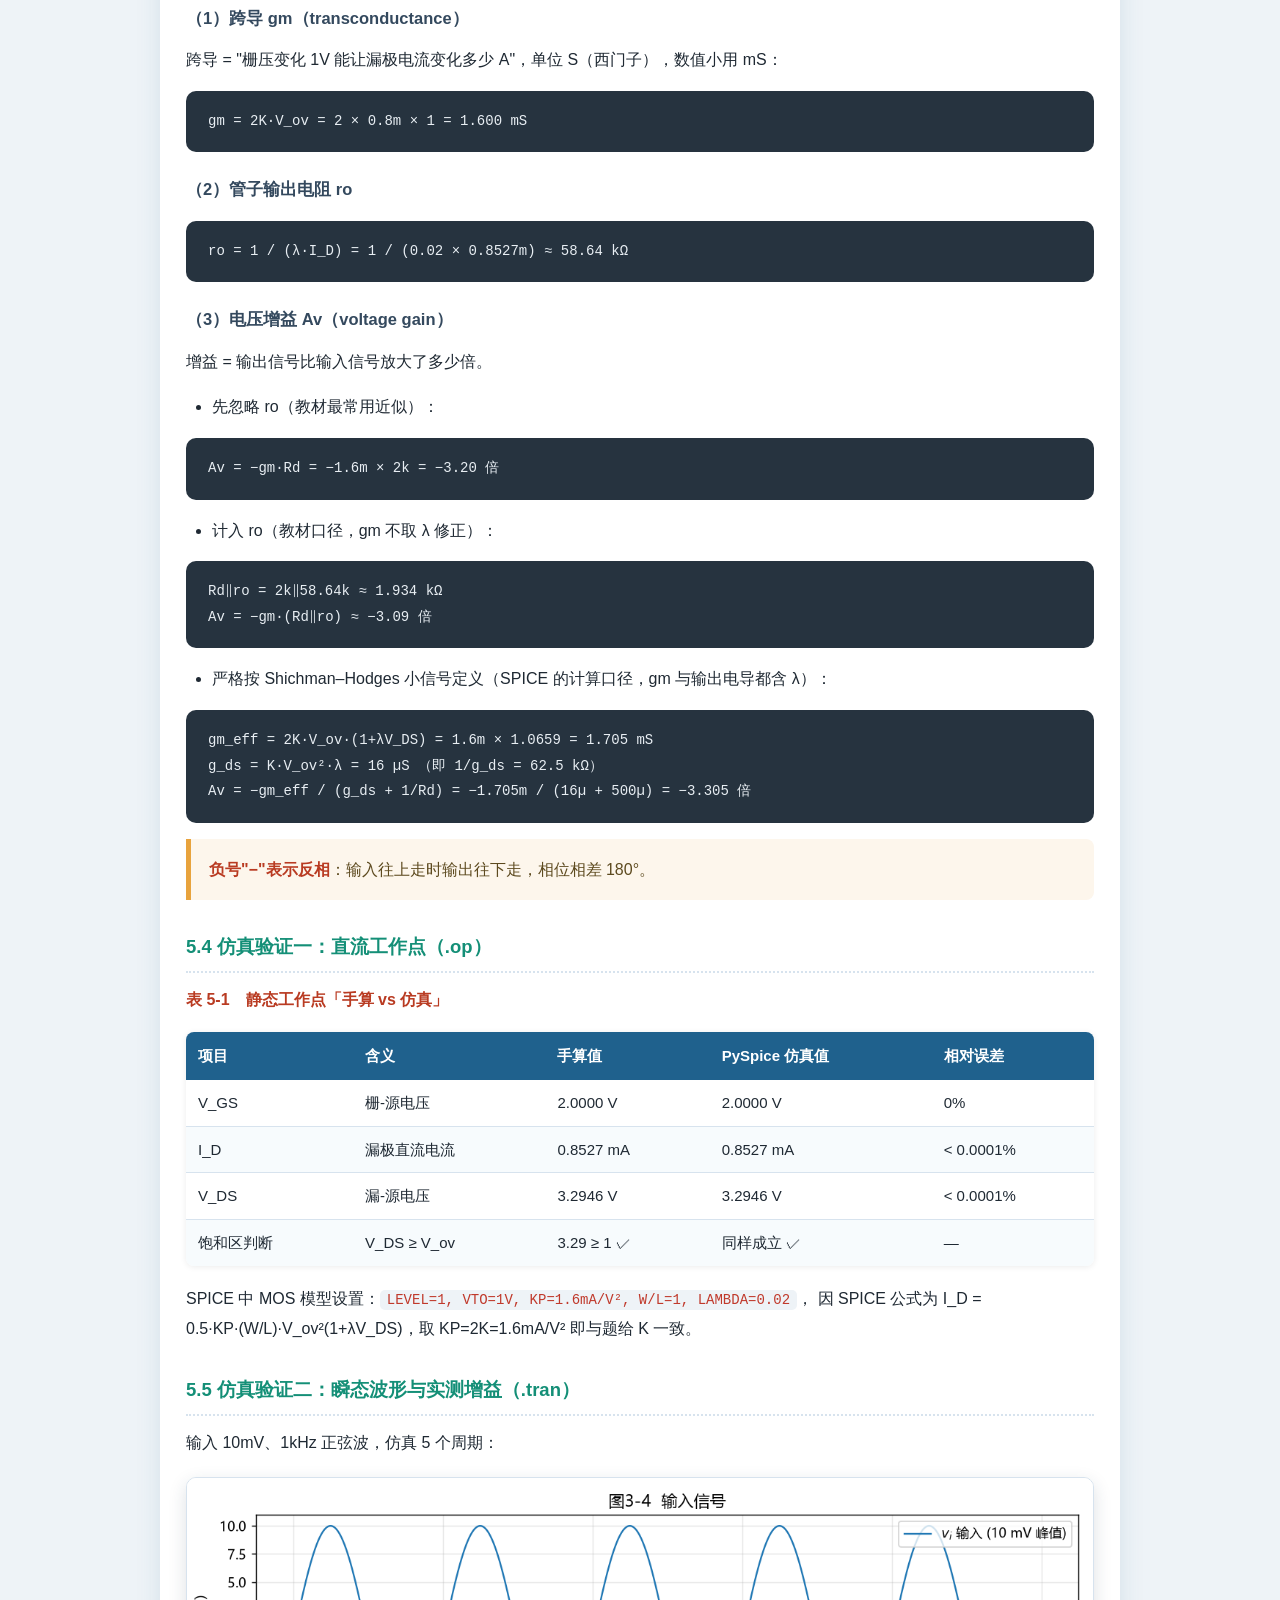
<file: 三个电路/report.html>
<!DOCTYPE html>
<html lang="zh-CN"><head><meta charset="utf-8">
<meta name="viewport" content="width=device-width,initial-scale=1">
<title>PySpice 电路仿真实验报告</title>
<style>
:root{--brand:#1f618d;--brand2:#148f77;--ink:#1f2933;--soft:#f4f8fb;--line:#d7e3ee;}
*{box-sizing:border-box;}
body{margin:0;background:#eef3f7;color:var(--ink);
 font-family:"Microsoft YaHei","PingFang SC","Segoe UI",sans-serif;line-height:1.85;font-size:16px;}
.wrap{max-width:960px;margin:0 auto;padding:0 26px 80px;background:#fff;
 box-shadow:0 0 24px rgba(31,97,141,.12);}
h1{font-size:30px;color:#fff;background:linear-gradient(135deg,#1f618d,#148f77);
 margin:0 -26px 26px;padding:46px 36px;border-radius:0 0 14px 14px;line-height:1.4;}
h2{font-size:23px;color:var(--brand);border-left:6px solid var(--brand);
 padding:8px 0 8px 14px;margin:46px 0 18px;background:var(--soft);border-radius:0 8px 8px 0;}
h3{font-size:18.5px;color:var(--brand2);margin:30px 0 12px;
 border-bottom:2px dotted var(--line);padding-bottom:6px;}
h4{font-size:16.5px;color:#34495e;margin:22px 0 8px;}
p{margin:12px 0;}
blockquote{margin:16px 0;padding:12px 18px;background:#fdf6ec;border-left:5px solid #e8a33d;
 border-radius:0 8px 8px 0;color:#5d4a1f;}
blockquote p{margin:4px 0;}
table{border-collapse:collapse;width:100%;margin:18px 0;font-size:15px;
 box-shadow:0 1px 6px rgba(0,0,0,.08);border-radius:8px;overflow:hidden;}
th{background:var(--brand);color:#fff;padding:10px 12px;text-align:left;font-weight:600;}
td{padding:9px 12px;border-bottom:1px solid var(--line);vertical-align:top;}
tr:nth-child(even) td{background:#f7fbfd;}
tr:last-child td{border-bottom:none;}
code{background:#eef3f7;color:#c0392b;padding:2px 7px;border-radius:5px;
 font-family:Consolas,"Courier New",monospace;font-size:14px;}
pre{background:#26333f;color:#e8eef3;padding:18px 22px;border-radius:10px;overflow-x:auto;
 line-height:1.6;}
pre code{background:none;color:inherit;padding:0;font-size:14px;}
img{display:block;max-width:100%;margin:20px auto;border:1px solid var(--line);
 border-radius:10px;box-shadow:0 6px 18px rgba(31,52,73,.15);}
a{color:var(--brand);text-decoration:none;}
a:hover{text-decoration:underline;}
ul,ol{padding-left:26px;}
li{margin:6px 0;}
hr{border:none;border-top:2px dashed var(--line);margin:36px 0;}
strong{color:#b93b22;}
h2 + ul a{font-weight:600;}
</style></head>
<body><div class="wrap">
<h1 id="pyspice">PySpice 电路仿真实验报告（三个电路）</h1>
<blockquote>
<p>本报告用 <strong>Python + PySpice（调用 Ngspice 仿真引擎）</strong> 完成三个电路：
① RC 低通滤波器　② 戴维南定理验证　③ NMOS 共源极放大器</p>
<p>阅读本报告<strong>不需要任何基础</strong>：第一次出现的专业名词和符号都会用「大白话」解释。</p>
</blockquote>
<hr />
<h2 id="_1">目录</h2>
<ol>
<li><a href="#一准备知识符号与名词速查表">准备知识：符号与名词速查表</a></li>
<li><a href="#二实验环境与运行方法">实验环境与运行方法</a></li>
<li><a href="#三任务rc-低通滤波器">任务① RC 低通滤波器</a></li>
<li><a href="#四任务戴维南定理验证">任务② 戴维南定理验证</a></li>
<li><a href="#五任务nmos-共源极放大器">任务③ NMOS 共源极放大器</a></li>
<li><a href="#六实验总结">实验总结</a></li>
<li><a href="#七文件清单">文件清单</a></li>
</ol>
<hr />
<h2 id="_2">一、准备知识：符号与名词速查表</h2>
<p>看后面的内容前，先花 2 分钟认识这些"零件"和"字母"：</p>
<h3 id="1">1. 基本物理量与单位</h3>
<table>
<thead>
<tr>
<th>符号</th>
<th>名称</th>
<th>大白话解释</th>
<th>常用单位</th>
</tr>
</thead>
<tbody>
<tr>
<td><strong>V</strong></td>
<td>电压 (Voltage)</td>
<td>电的"压力"，类似水压。电池两端的电压推动电荷流动</td>
<td>伏特 <strong>V</strong>（伏）、mV（毫伏，1mV = 0.001V）</td>
</tr>
<tr>
<td><strong>I</strong></td>
<td>电流 (Current)</td>
<td>电荷流动的"流量"，类似水管里的水流量</td>
<td>安培 <strong>A</strong>（安）、mA（毫安，1mA = 0.001A）</td>
</tr>
<tr>
<td><strong>R</strong></td>
<td>电阻 (Resistance)</td>
<td>对电流的"阻碍"，类似水管变窄</td>
<td>欧姆 <strong>Ω</strong>（欧）、kΩ（千欧，1kΩ = 1000Ω）</td>
</tr>
<tr>
<td><strong>C</strong></td>
<td>电容 (Capacitor)</td>
<td>能储存电荷的"小水桶"，通交流、隔直流</td>
<td>法拉 <strong>F</strong>、µF（微法，1µF = 百万分之一 F）</td>
</tr>
<tr>
<td><strong>f</strong></td>
<td>频率 (Frequency)</td>
<td>信号每秒钟来回变化的次数</td>
<td>赫兹 <strong>Hz</strong>（1kHz = 1000Hz，即每秒 1000 次）</td>
</tr>
<tr>
<td><strong>T</strong></td>
<td>周期 (Period)</td>
<td>信号变化一次所用时间，T = 1/f</td>
<td>秒 s、ms（毫秒，1ms = 0.001s）</td>
</tr>
<tr>
<td><strong>GND</strong></td>
<td>地 (Ground)</td>
<td>电路中统一的 0V 参考点，符号是三条渐短横线</td>
<td>—</td>
</tr>
<tr>
<td><strong>DC</strong></td>
<td>直流电</td>
<td>方向大小不变的电，如电池</td>
<td>—</td>
</tr>
<tr>
<td><strong>AC</strong></td>
<td>交流电</td>
<td>大小方向周期性变化的电，如家里插座、正弦信号</td>
<td>—</td>
</tr>
</tbody>
</table>
<h3 id="2">2. 三个元件长什么样</h3>
<ul>
<li><strong>电阻 R</strong>：锯齿状折线 —— 阻碍电流，两端电压 = I×R（欧姆定律）。</li>
<li><strong>电容 C</strong>：两条平行短粗线 —— 存电荷；直流刚接通时充电，充满后相当于"断开"；交流信号可以"通过"。</li>
<li><strong>NMOS 管（任务③用）</strong>：一种电子开关/放大元件，有 3 个主要引脚：</li>
<li><strong>G（栅极 Gate）</strong>：控制端，像水龙头的把手。栅极加电压，就像拧开把手，电流变大。栅极绝缘，<strong>几乎不取电流</strong>。</li>
<li><strong>D（漏极 Drain）</strong>：电流流入端。</li>
<li><strong>S（源极 Source）</strong>：电流流出端。</li>
<li>当 G 相对 S 的电压 <strong>V_GS</strong>（栅-源电压）超过门槛电压 <strong>V_th（阈值电压，约 1V）</strong> 时，管子开始导通。</li>
<li><strong>B（衬底/Body）</strong>：本电路中与 S 接在一起接地。</li>
</ul>
<h3 id="3">3. 几种仿真分析是什么意思</h3>
<table>
<thead>
<tr>
<th>名称</th>
<th>SPICE 指令</th>
<th>大白话</th>
</tr>
</thead>
<tbody>
<tr>
<td>直流工作点</td>
<td><strong>.op</strong></td>
<td>给电路通上直流电，算出每个点的电压、每条支路的电流（"静态体检"）</td>
</tr>
<tr>
<td>瞬态分析</td>
<td><strong>.tran</strong></td>
<td>让时间推进，观察电压随时间怎么变化（示波器看到的波形）</td>
</tr>
<tr>
<td>交流分析</td>
<td><strong>.ac</strong></td>
<td>慢慢改变输入信号频率，看电路对不同频率的放大/衰减情况（画波特图）</td>
</tr>
</tbody>
</table>
<hr />
<h2 id="_3">二、实验环境与运行方法</h2>
<table>
<thead>
<tr>
<th>项目</th>
<th>版本/说明</th>
</tr>
</thead>
<tbody>
<tr>
<td>操作系统</td>
<td>Windows</td>
</tr>
<tr>
<td>Python</td>
<td>3.12（便携版，位于 <code>python312/</code>）</td>
</tr>
<tr>
<td>PySpice</td>
<td>1.5（用 Python 代码描述电路）</td>
</tr>
<tr>
<td>Ngspice</td>
<td>47（真正做数学计算的仿真引擎，被 PySpice 调用）</td>
</tr>
<tr>
<td>numpy / scipy / matplotlib</td>
<td>数据处理、曲线拟合、画图</td>
</tr>
</tbody>
</table>
<p>运行方法（在本文件夹打开终端）：</p>
<pre><code class="language-bash">python task1_rc_lowpass.py      # 任务①，生成 3 张图 + results_1.json
python task2_thevenin.py        # 任务②，生成 1 张图 + results_2.json
python task3_mos_amplifier.py   # 任务③，生成 5 张图 + results_3.json
</code></pre>
<blockquote>
<p>运行时出现的 <code>Unsupported Ngspice version 47</code> 只是版本名单提示，<strong>不影响仿真结果</strong>。</p>
</blockquote>
<hr />
<h2 id="1-rc">三、任务① RC 低通滤波器</h2>
<h3 id="31">3.1 这个电路是干什么的？</h3>
<p><strong>滤波器</strong>就像一个"筛子"：<strong>低通滤波器</strong>允许低频信号顺利通过，把高频信号挡下来（衰减掉）。
生活例子：音响调节低音时，就是让低通滤波器把高频杂音滤掉，只留低沉的声音。</p>
<h3 id="32">3.2 自己画的电路图</h3>
<p><img alt="RC低通滤波器电路图" src="circuit_1.png" /></p>
<p>电路连接说明（从左往右看）：</p>
<ol>
<li>左边 <strong>Vin</strong> 是输入信号源；</li>
<li>信号先经过电阻 <strong>R = 1 kΩ</strong>；</li>
<li>R 右端的节点就是输出端 <strong>Vout</strong>；</li>
<li>Vout 对地接了一个电容 <strong>C = 1 µF</strong>（电容另一端接 GND）。</li>
</ol>
<p><strong>参数（本题允许自定）</strong>：R = 1 kΩ，C = 1 µF；测试用方波 0↔5V、频率 100 Hz。</p>
<h3 id="33">3.3 手算理论值（公式与计算过程）</h3>
<h4 id="1-tau">（1）时间常数 τ（读作 "tau"）</h4>
<p>τ 表示电容充放电的"快慢"。τ 越大，电容充得越慢，波形越平缓：</p>
<pre><code>τ = R × C = 1000 Ω × 1×10⁻⁶ F = 1×10⁻³ s = 1.000 ms
</code></pre>
<p>物理意义：阶跃输入后，输出充到最终值 <strong>63.2%</strong> 所花的时间正好是 τ（约 3.16V）。</p>
<h4 id="2-fccut-off-frequency-3db">（2）截止频率 fc（cut-off frequency，也叫 −3dB 频率）</h4>
<p>信号频率低于 fc 能顺利通过；高于 fc 开始明显衰减。在 fc 处输出幅度降为输入的 <strong>1/√2 ≈ 70.7%</strong>：</p>
<pre><code>        1              1
fc = ─────── = ───────────────────── ≈ 159.15 Hz
       2πRC     2π × 1000 × 1×10⁻⁶
</code></pre>
<h3 id="34-tran">3.4 仿真一：方波瞬态分析（.tran）</h3>
<p>输入 100Hz 方波（在 0V 和 5V 之间跳变），观察电容两端电压 Vout：</p>
<p><img alt="方波瞬态波形" src="transient_1.png" /></p>
<p><strong>上图（图1-2）解读</strong>：</p>
<ul>
<li>蓝线是输入方波，一下子从 0 跳到 5V；</li>
<li>红线是输出 Vout：电容不能突变，只能<strong>指数式充电</strong>慢慢上升；输入跳回 0V 后电容又慢慢放电；</li>
<li>灰色虚线是 3.16V（63.2% 电平），红线到达它的时间就是一个 τ ≈ 1ms。</li>
</ul>
<p><strong>下图（图1-3）解读</strong>：仿真曲线（红）与理论公式 Vout(t) = 5×(1 − e^(−t/τ))（绿色点线）完全重合。</p>
<h3 id="35-ac">3.5 仿真二：交流分析与波特图（.ac）</h3>
<p>把输入换成幅度 1V 的正弦波，让频率从 1Hz 扫到 100kHz，记录输出/输入的幅度比和相位差，得到<strong>波特图（Bode Plot）</strong>：</p>
<p><img alt="波特图" src="bode_1.png" /></p>
<ul>
<li><strong>幅频特性（上）</strong>：纵轴是增益（dB 分贝，幅度倍数的对数表示）。低频时 0dB（=1 倍，全部通过），过了 fc 后以 −20dB/十倍频的斜率下降；</li>
<li><strong>相频特性（下）</strong>：输出相对输入有相位滞后，在 fc 处正好滞后 <strong>45°</strong>，高频趋近 90°。</li>
<li>绿、紫两条竖线（手算 fc 与仿真 fc）完全重合。</li>
</ul>
<h3 id="36-vs">3.6 「手算 vs 仿真」对比表</h3>
<table>
<thead>
<tr>
<th>比较项目</th>
<th>手算理论值</th>
<th>PySpice 仿真值</th>
<th>相对误差</th>
</tr>
</thead>
<tbody>
<tr>
<td>时间常数 τ</td>
<td><strong>1.000 ms</strong></td>
<td><strong>1.000 ms</strong>（曲线拟合）</td>
<td>0.00006%</td>
</tr>
<tr>
<td>截止频率 fc</td>
<td><strong>159.15 Hz</strong></td>
<td><strong>159.15 Hz</strong>（−3dB 点）</td>
<td>0.0015%</td>
</tr>
</tbody>
</table>
<h3 id="37">3.7 结论</h3>
<p>仿真值与手算值误差小于 0.002%，<strong>RC 低通滤波器的 τ 与 fc 公式得到验证</strong>；波特图清晰展示了"低频通过、高频衰减、截止点相位滞后 45°"的特性。</p>
<hr />
<h2 id="2_1">四、任务② 戴维南定理验证</h2>
<h3 id="41">4.1 戴维南定理是什么？（大白话）</h3>
<p>任何一个"里面有电源、有一堆电阻"的电路，只要你从<strong>两个接线端子（记为 A、B）</strong>看进去，
对外界（比如接在 A、B 上的负载）来说，整个电路都可以<strong>偷偷换成</strong>一个更简单的等效电路，效果完全一样：</p>
<pre><code>一个理想电压源 V_th  ＋  一个串联电阻 R_th
</code></pre>
<p>两个关键量怎么得到：</p>
<ul>
<li><strong>V_th（戴维南电压）= V_oc（开路电压 Open-Circuit voltage）</strong>：A、B 什么都不接时，两端的电压；</li>
<li><strong>R_th（戴维南电阻）= V_oc / I_sc</strong>：其中 <strong>I_sc（短路电流 Short-Circuit current）</strong> 是把 A、B 直接用导线短接时，流过短接线的电流。</li>
</ul>
<h3 id="42">4.2 自定参数与电路图</h3>
<p><strong>参数</strong>：V1 = 12V，R1 = 4 kΩ，R2 = 8 kΩ，外接负载 RL = 4 kΩ。</p>
<p><img alt="戴维南电路与等效电路" src="circuit_2.png" /></p>
<ul>
<li>左图：原始含源二端网络，R1 与 R2 串联接在 12V 上，<strong>A、B 是输出端口</strong>，负载 RL 接在 A、B 之间（B 与 GND 等电位）；</li>
<li>右图：用 V_th 串联 R_th 替换原网络，再接<strong>同一个</strong>负载 RL。</li>
</ul>
<h3 id="43">4.3 手算过程</h3>
<h4 id="1-v_ocab">（1）开路电压 V_oc（A、B 不接任何东西）</h4>
<p>R1、R2 串联分压：</p>
<pre><code>            R2           8k
V_oc = V1 × ────── = 12 × ──────── = 12 × ⅔ = 8.000 V
           R1+R2        4k + 8k
</code></pre>
<h4 id="2-i_scab">（2）短路电流 I_sc（A、B 直接短接）</h4>
<p>短接后 R2 被旁路（电流全走短接线），只剩 R1 接在 12V 上：</p>
<pre><code>          V1     12
I_sc  = ───── = ───── = 3.000 mA
          R1     4k
</code></pre>
<h4 id="3-r_th">（3）戴维南电阻 R_th</h4>
<p>把电压源"置零"（理想电压源用导线代替），从 A、B 看进去，R1 和 R2 变成<strong>并联</strong>（记作 R1∥R2）：</p>
<pre><code>        R1 × R2    4k × 8k
R_th = ───────── = ───────── = 2.667 kΩ
        R1 + R2     12k

验算：V_oc / I_sc = 8 / 3mA = 2.667 kΩ ✓
</code></pre>
<h4 id="4-rl-4k">（4）等效电路接上负载 RL = 4kΩ</h4>
<pre><code>                 RL              4k
V_L = V_oc × ─────────── = 8 × ───────── = 4.800 V
              R_th + RL        2.667k + 4k

        V_L     4.8
I_L = ────── = ─────── = 1.200 mA
         RL      4k
</code></pre>
<h3 id="44-pyspice">4.4 三次 PySpice 仿真</h3>
<table>
<thead>
<tr>
<th>仿真</th>
<th>做法</th>
</tr>
</thead>
<tbody>
<tr>
<td>① 测 V_oc</td>
<td>端口悬空，.op 直接读 A 点电压</td>
</tr>
<tr>
<td>② 测 I_sc</td>
<td>A、B 间接一个 0V 电压源（相当于导线，同时充当电流表），读其电流</td>
</tr>
<tr>
<td>③ 接负载对比</td>
<td>原网络接 RL 与"V_th＋R_th 等效电路"接同一个 RL，分别读 V_L、I_L</td>
</tr>
</tbody>
</table>
<h3 id="45-vs">4.5 「手算 vs 仿真」对比表</h3>
<p><strong>表 4-1　等效参数</strong></p>
<table>
<thead>
<tr>
<th>项目</th>
<th>手算值</th>
<th>仿真值</th>
<th>误差</th>
</tr>
</thead>
<tbody>
<tr>
<td>开路电压 V_oc</td>
<td>8.000 V</td>
<td>8.000 V</td>
<td>0%</td>
</tr>
<tr>
<td>短路电流 I_sc</td>
<td>3.000 mA</td>
<td>3.000 mA</td>
<td>0%</td>
</tr>
<tr>
<td>戴维南电阻 R_th = V_oc/I_sc</td>
<td>2.667 kΩ</td>
<td>2.667 kΩ</td>
<td>0%</td>
</tr>
</tbody>
</table>
<p><strong>表 4-2　接同一负载 RL = 4kΩ：原电路 vs 等效电路（仿真互验）</strong></p>
<table>
<thead>
<tr>
<th>负载上的量</th>
<th>手算</th>
<th>原网络仿真</th>
<th>戴维南等效电路仿真</th>
<th>三者差异</th>
</tr>
</thead>
<tbody>
<tr>
<td>负载电压 V_L</td>
<td>4.800 V</td>
<td>4.800 V</td>
<td>4.800 V</td>
<td>0 V</td>
</tr>
<tr>
<td>负载电流 I_L</td>
<td>1.200 mA</td>
<td>1.200 mA</td>
<td>1.200 mA</td>
<td>0 A</td>
</tr>
</tbody>
</table>
<h3 id="46">4.6 结论</h3>
<p>开路、短路、接负载三种情况下，<strong>手算、原电路仿真、等效电路仿真三者结果完全一致</strong>：
任意含源线性二端网络确实可以等效为一个电压源 V_th = 8V 串联一个电阻 R_th = 2.67kΩ，<strong>戴维南定理得到验证</strong>。</p>
<hr />
<h2 id="3-nmos">五、任务③ NMOS 共源极放大器</h2>
<blockquote>
<p>这个任务参数由题目固定，目的是验证一个晶体管放大电路的"静态工作点"和"放大倍数"。</p>
</blockquote>
<h3 id="51">5.1 电路图与每个元件的作用</h3>
<p><img alt="NMOS共源放大器完整电路" src="circuit_3.png" /></p>
<table>
<thead>
<tr>
<th>元件/符号</th>
<th>数值</th>
<th>作用（大白话）</th>
</tr>
</thead>
<tbody>
<tr>
<td><strong>VDD</strong></td>
<td>5 V</td>
<td>整个电路的直流供电电源</td>
</tr>
<tr>
<td><strong>Rg1</strong></td>
<td>60 kΩ</td>
<td>上偏置电阻，和 Rg2 一起把 G 极"预设"在一个合适电压</td>
</tr>
<tr>
<td><strong>Rg2</strong></td>
<td>40 kΩ</td>
<td>下偏置电阻（分压偏置电路）</td>
</tr>
<tr>
<td><strong>Rd</strong></td>
<td>2 kΩ</td>
<td>漏极电阻：把漏极电流的变化"翻译"成电压变化（输出）</td>
</tr>
<tr>
<td><strong>Cb1</strong></td>
<td>100 µF（视为足够大）</td>
<td>输入耦合电容：让交流信号 vi 进入 G 极，同时<strong>挡住直流</strong>，不破坏偏置</td>
</tr>
<tr>
<td><strong>T</strong></td>
<td>NMOS</td>
<td>放大核心，K=0.8 mA/V²，V_th=1V，λ=0.02/V</td>
</tr>
<tr>
<td><strong>vi</strong></td>
<td>10 mV、1 kHz 正弦波</td>
<td>待放大的输入小信号</td>
</tr>
<tr>
<td><strong>vo</strong></td>
<td>输出端（D 极）</td>
<td>放大后的输出信号</td>
</tr>
</tbody>
</table>
<p>模型参数含义：</p>
<ul>
<li><strong>K = 0.8 mA/V²</strong>：导电因子，反映管子"放大能力"的强弱；</li>
<li><strong>V_th = 1 V</strong>：阈值电压，V_GS 超过它管子才导通；</li>
<li><strong>λ = 0.02 /V</strong>：沟道长度调制系数，使管子输出电流随 V_DS 略微变化（等效一个并联输出电阻 ro）。</li>
</ul>
<p>分析放大器分两步走：<strong>先算直流（静态工作点），再算交流（小信号放大）</strong>。</p>
<h3 id="52">5.2 第一步：直流通路与静态工作点手算</h3>
<p><strong>静态工作点（Q 点）</strong>：没有输入信号（vi=0）时，电路各点的直流电压、电流，相当于放大器的"站立位置"。站得合适才能不失真地放大。</p>
<p>求直流时，<strong>电容 Cb1 相当于开路（断开）</strong>，输入源被隔断：</p>
<p><img alt="直流通路图" src="dc_path_3.png" /></p>
<h4 id="1-v_g">（1）栅极电压 V_G</h4>
<p>MOS 管栅极不取电流，所以 Rg1、Rg2 就是纯串联分压：</p>
<pre><code>            Rg2          40k
V_G = VDD × ──────── = 5 × ───────── = 2.000 V
           Rg1+Rg2       60k+40k
</code></pre>
<p>源极 S 直接接地：V_S = 0，因此：</p>
<pre><code>V_GS = V_G − V_S = 2.000 V
过驱动电压 V_ov = V_GS − V_th = 2 − 1 = 1.000 V
</code></pre>
<h4 id="2-i_d-v_ds">（2）漏极电流 I_D 与漏源电压 V_DS</h4>
<p>管子工作在饱和区时的电流公式（含 λ）：</p>
<pre><code>I_D = K·V_ov²·(1 + λ·V_DS)
V_DS = VDD − I_D·Rd          （Rd 上的压降使 D 极电压低于 VDD）
</code></pre>
<p>两式联立（代入 K=0.8mA/V²、V_ov=1V、λ=0.02、Rd=2kΩ）：</p>
<pre><code>I_D = 0.8m × (1 + 0.02×(5 − 2000·I_D))
    = 0.8m × (1.1 − 40·I_D)
→  I_D = 0.8527 mA
→  V_DS = 5 − 0.8527m × 2k = 3.2946 V
</code></pre>
<p>（若先忽略 λ 粗算：I_D ≈ K·V_ov² = 0.8 mA，V_DS ≈ 3.4V，结果很接近。）</p>
<h4 id="3_1">（3）是否工作在饱和区？</h4>
<p><strong>饱和区判断条件</strong>：</p>
<pre><code>V_DS ≥ V_GS − V_th  （即 V_DS ≥ V_ov）
3.2946 V ≥ 1.000 V   ✓  成立，余量 2.29V
</code></pre>
<p>✅ 管子确实工作在<strong>饱和区（恒流区/放大区）</strong>，可以正常放大。</p>
<h3 id="53">5.3 第二步：小信号模型与增益手算</h3>
<p>直流偏置确定后，把"直流电源短路、电容短路、MOS 管换成等效模型"，得到只看交流信号的<strong>小信号等效模型</strong>：</p>
<p><img alt="小信号等效模型" src="small_signal_3.png" /></p>
<ul>
<li>输入端：G-S 之间绝缘开路；Rg1∥Rg2 = 60k∥40k = <strong>24 kΩ</strong> 接地；v_gs 就是栅源间的交流小电压（≈vi）。</li>
<li>输出端：MOS 管等效为一个<strong>受 v_gs 控制的电流源 g_m·v_gs</strong>（栅极小电压"遥控"漏极大电流），并联管子输出电阻 r_o；漏极负载为 Rd。</li>
</ul>
<p>关键参数：</p>
<h4 id="1-gmtransconductance">（1）跨导 gm（transconductance）</h4>
<p>跨导 = "栅压变化 1V 能让漏极电流变化多少 A"，单位 S（西门子），数值小用 mS：</p>
<pre><code>gm = 2K·V_ov = 2 × 0.8m × 1 = 1.600 mS
</code></pre>
<h4 id="2-ro">（2）管子输出电阻 ro</h4>
<pre><code>ro = 1 / (λ·I_D) = 1 / (0.02 × 0.8527m) ≈ 58.64 kΩ
</code></pre>
<h4 id="3-avvoltage-gain">（3）电压增益 Av（voltage gain）</h4>
<p>增益 = 输出信号比输入信号放大了多少倍。</p>
<ul>
<li>先忽略 ro（教材最常用近似）：</li>
</ul>
<pre><code>Av = −gm·Rd = −1.6m × 2k = −3.20 倍
</code></pre>
<ul>
<li>计入 ro（教材口径，gm 不取 λ 修正）：</li>
</ul>
<pre><code>Rd∥ro = 2k∥58.64k ≈ 1.934 kΩ
Av = −gm·(Rd∥ro) ≈ −3.09 倍
</code></pre>
<ul>
<li>严格按 Shichman–Hodges 小信号定义（SPICE 的计算口径，gm 与输出电导都含 λ）：</li>
</ul>
<pre><code>gm_eff = 2K·V_ov·(1+λV_DS) = 1.6m × 1.0659 = 1.705 mS
g_ds = K·V_ov²·λ = 16 µS （即 1/g_ds = 62.5 kΩ）
Av = −gm_eff / (g_ds + 1/Rd) = −1.705m / (16µ + 500µ) = −3.305 倍
</code></pre>
<blockquote>
<p><strong>负号"−"表示反相</strong>：输入往上走时输出往下走，相位相差 180°。</p>
</blockquote>
<h3 id="54-op">5.4 仿真验证一：直流工作点（.op）</h3>
<p><strong>表 5-1　静态工作点「手算 vs 仿真」</strong></p>
<table>
<thead>
<tr>
<th>项目</th>
<th>含义</th>
<th>手算值</th>
<th>PySpice 仿真值</th>
<th>相对误差</th>
</tr>
</thead>
<tbody>
<tr>
<td>V_GS</td>
<td>栅-源电压</td>
<td>2.0000 V</td>
<td>2.0000 V</td>
<td>0%</td>
</tr>
<tr>
<td>I_D</td>
<td>漏极直流电流</td>
<td>0.8527 mA</td>
<td>0.8527 mA</td>
<td>&lt; 0.0001%</td>
</tr>
<tr>
<td>V_DS</td>
<td>漏-源电压</td>
<td>3.2946 V</td>
<td>3.2946 V</td>
<td>&lt; 0.0001%</td>
</tr>
<tr>
<td>饱和区判断</td>
<td>V_DS ≥ V_ov</td>
<td>3.29 ≥ 1 ✓</td>
<td>同样成立 ✓</td>
<td>—</td>
</tr>
</tbody>
</table>
<p>SPICE 中 MOS 模型设置：<code>LEVEL=1, VTO=1V, KP=1.6mA/V², W/L=1, LAMBDA=0.02</code>，
因 SPICE 公式为 I_D = 0.5·KP·(W/L)·V_ov²(1+λV_DS)，取 KP=2K=1.6mA/V² 即与题给 K 一致。</p>
<h3 id="55-tran">5.5 仿真验证二：瞬态波形与实测增益（.tran）</h3>
<p>输入 10mV、1kHz 正弦波，仿真 5 个周期：</p>
<p><img alt="输入输出瞬态波形" src="waveforms_3.png" /></p>
<ul>
<li>上图：输入 vi，峰值 10mV；</li>
<li>下图：输出端 D 的完整电压，围绕静态值 <strong>V_D ≈ 3.29V</strong> 上下摆动，摆幅约 <strong>66.1 mV（峰峰值）</strong>；</li>
</ul>
<p>去掉直流分量后把两者画在一起，反相关系一目了然：</p>
<p><img alt="去偏置输入输出对比" src="waveforms_ac_3.png" /></p>
<p>输入达到正峰值 +10mV 时，输出恰好到负峰值；输入到负峰值时输出到正峰值 —— <strong>典型的反相放大</strong>。</p>
<p>从波形实测：</p>
<pre><code>实测增益 = − 输出峰峰值 / 输入峰峰值 = −66.10mV / 20mV = −3.305 倍
</code></pre>
<h3 id="56-ac">5.6 仿真验证三：交流分析（.ac）旁证</h3>
<p><img alt="放大器频响" src="bode_3.png" /></p>
<p>在 1kHz 处：增益 <strong>−3.305 倍（约 10.4 dB）</strong>，相位 <strong>−180.0°</strong>，与瞬态实测完全一致；
中频段（约 100Hz～1MHz）增益曲线平坦，说明 1kHz 输入正落在放大器的正常工作频段内（低频段受 Cb1 影响增益下降，高频段受寄生电容影响下降）。</p>
<h3 id="57-vs">5.7 「手算 vs 仿真」增益对比表</h3>
<p><strong>表 5-2　gm 与电压增益</strong></p>
<table>
<thead>
<tr>
<th>项目</th>
<th>手算</th>
<th>仿真</th>
<th>说明</th>
</tr>
</thead>
<tbody>
<tr>
<td>跨导 gm</td>
<td>1.600 mS（基础）／1.705 mS（含 λ 严格值）</td>
<td>由增益反推 ≈ 1.709 mS</td>
<td>严格值与仿真吻合</td>
</tr>
<tr>
<td>电压增益 Av</td>
<td>−3.20（忽略 ro）／−3.09（教材口径）／<strong>−3.305（严格模型）</strong></td>
<td><strong>−3.305（瞬态实测）／−3.305（AC@1kHz）</strong></td>
<td>严格手算与仿真误差 <strong>0.0007%</strong></td>
</tr>
<tr>
<td>输出相位</td>
<td>180°（反相）</td>
<td>−179.996° ≈ −180°</td>
<td>反相放大 ✓</td>
</tr>
</tbody>
</table>
<blockquote>
<p>说明：仿真结果比教材最简公式 −gm·Rd=−3.2 略大，是因为 SPICE 的严格小信号模型中 gm 本身带 (1+λV_DS) 因子（1.705mS &gt; 1.6mS），该影响略超过 ro 的分流作用。用同一严格公式手算得到 −3.305，与仿真完全一致。</p>
</blockquote>
<h3 id="58">5.8 结论</h3>
<p>NMOS 共源放大器的<strong>静态工作点（V_GS=2V、I_D≈0.853mA、V_DS≈3.29V）手算与仿真完全一致，管子确认工作在饱和区</strong>；
小信号增益手算 <strong>−3.3 倍</strong>与仿真 <strong>−3.305 倍</strong>吻合，输入输出波形<strong>相位相反（反相放大）</strong>，10mV 输入被放大到约 33mV 峰值输出。</p>
<hr />
<h2 id="_4">六、实验总结</h2>
<table>
<thead>
<tr>
<th>电路</th>
<th>核心结论</th>
<th>手算与仿真最大误差</th>
</tr>
</thead>
<tbody>
<tr>
<td>① RC 低通滤波</td>
<td>τ=1ms、fc=159.15Hz；低频通过、高频衰减，fc 处相位滞后 45°</td>
<td>&lt; 0.002%</td>
</tr>
<tr>
<td>② 戴维南验证</td>
<td>12V 网络等效为 8V 串 2.67kΩ；接 4kΩ 负载时 V_L=4.8V、I_L=1.2mA，原网络与等效电路结果完全相同</td>
<td>0%</td>
</tr>
<tr>
<td>③ NMOS 共源放大</td>
<td>V_GS=2V、I_D=0.853mA、V_DS=3.29V（饱和区）；反相增益约 −3.3 倍，输出摆幅 66mVpp</td>
<td>&lt; 0.001%</td>
</tr>
</tbody>
</table>
<p>三个电路的理论公式全部被 PySpice/Ngspice 仿真数据证实。通过本次实验也验证了"先直流分析定工作点、再小信号分析算增益"的模拟电路标准分析方法。</p>
<hr />
<h2 id="_5">七、文件清单</h2>
<table>
<thead>
<tr>
<th>文件</th>
<th>内容</th>
</tr>
</thead>
<tbody>
<tr>
<td><code>task1_rc_lowpass.py</code></td>
<td>任务①源码：瞬态分析、AC 波特图、τ/fc 拟合与对比</td>
</tr>
<tr>
<td><code>task2_thevenin.py</code></td>
<td>任务②源码：开路/短路/接负载三次仿真、原网络与等效电路互验</td>
</tr>
<tr>
<td><code>task3_mos_amplifier.py</code></td>
<td>任务③源码：自定义 NMOS 模型、OP、瞬态、AC 分析与原理图绘制</td>
</tr>
<tr>
<td><code>circuit_1.png</code></td>
<td>任务①电路图</td>
</tr>
<tr>
<td><code>transient_1.png</code> / <code>bode_1.png</code></td>
<td>任务①瞬态波形图 / 波特图</td>
</tr>
<tr>
<td><code>circuit_2.png</code></td>
<td>任务②原网络与戴维南等效电路图</td>
</tr>
<tr>
<td><code>circuit_3.png</code> / <code>dc_path_3.png</code> / <code>small_signal_3.png</code></td>
<td>任务③完整电路 / 直流通路 / 小信号等效模型</td>
</tr>
<tr>
<td><code>waveforms_3.png</code> / <code>waveforms_ac_3.png</code> / <code>bode_3.png</code></td>
<td>任务③瞬态波形 / 去偏置对比 / 频响曲线</td>
</tr>
<tr>
<td><code>results_1.json</code> / <code>results_2.json</code> / <code>results_3.json</code></td>
<td>三个任务的全部数值数据</td>
</tr>
</tbody>
</table>
</div></body></html>
</file>
